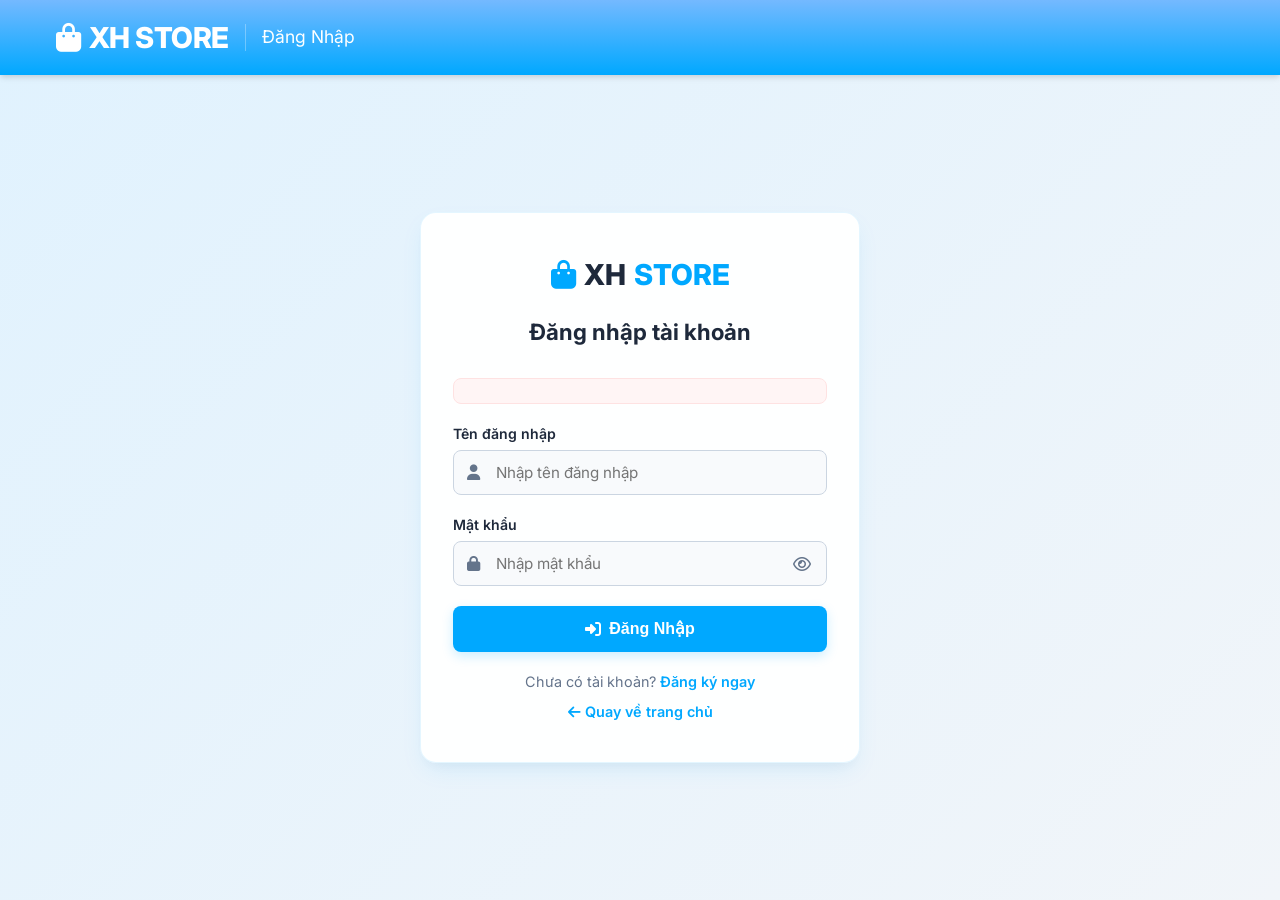
<file: src/main/resources/static/admin/index.html>
<!DOCTYPE html>
<html lang="vi">
<head>
    <meta charset="UTF-8">
    <meta name="viewport" content="width=device-width, initial-scale=1.0">
    <title>Quản Trị - XH STORE</title>
    <link href="https://fonts.googleapis.com/css2?family=Inter:wght@300;400;500;600;700;800&display=swap" rel="stylesheet">
    <link rel="stylesheet" href="https://cdnjs.cloudflare.com/ajax/libs/font-awesome/6.4.0/css/all.min.css">
    <style>
        * { margin:0; padding:0; box-sizing:border-box; }
        body { font-family:'Inter',sans-serif; background:#f0f2f5; min-height:100vh; }

        /*SIDEBAR*/
        .sidebar {
            position:fixed; left:0; top:0; bottom:0; width:230px;
            background:#1e293b; color:#cbd5e1;
            display:flex; flex-direction:column;
            z-index:100;
        }
        .sidebar-logo {
            padding:1.5rem 1.2rem; font-size:1.2rem; font-weight:800;
            color:#fff; border-bottom:1px solid #334155;
            display:flex; align-items:center; gap:8px;
        }
        .sidebar-logo i { color:#ee4d2d; }
        .sidebar-logo span { color:#ee4d2d; }
        .sidebar-menu { flex:1; padding:0.5rem 0; overflow-y:auto; }
        
        .nav-group-title {
            padding: 1.1rem 1.2rem 0.3rem;
            font-size: 0.72rem;
            font-weight: 700;
            text-transform: uppercase;
            color: #64748b;
            letter-spacing: 0.05em;
            display: flex;
            align-items: center;
            gap: 6px;
        }
        
        .menu-item {
            display:flex; align-items:center; gap:10px;
            padding:0.6rem 1.2rem; cursor:pointer;
            transition:all 0.2s ease-in-out; font-size:0.88rem;
            color:#94a3b8;
        }
        .menu-item:hover, .menu-item.active {
            background:#334155; color:#fff;
            transform: translateX(4px);
        }
        .menu-item.active { border-left:3px solid #ee4d2d; padding-left:calc(1.2rem - 3px); }
        .menu-item i { width:18px; text-align:center; }
        .sidebar-footer {
            padding:1rem 1.2rem; border-top:1px solid #334155;
        }
        .sidebar-footer a {
            color:#94a3b8; text-decoration:none; font-size:0.85rem;
            display:flex; align-items:center; gap:8px;
        }
        .sidebar-footer a:hover { color:#fff; }

        /* ---- MAIN ---- */
        .main { margin-left:230px; min-height:100vh; }
        .topbar {
            background:#fff; padding:0.9rem 1.5rem;
            border-bottom:1px solid #e2e8f0;
            display:flex; align-items:center; justify-content:space-between;
            position:sticky; top:0; z-index:50;
        }
        .topbar-title { font-size:1.1rem; font-weight:700; color:#1e293b; }
        .topbar-user { font-size:0.88rem; color:#64748b; display:flex; align-items:center; gap:8px; }
        .topbar-user i { color:#ee4d2d; }

        .content { padding:1.5rem; }

        /* TAB PANELS */
        .tab-panel { display:none; }
        .tab-panel.active { display:block; }

        /* STAT CARDS */
        .stat-grid { display:grid; grid-template-columns:repeat(4,1fr); gap:1rem; margin-bottom:1.5rem; }
        .stat-card {
            background:#fff; border-radius:8px; padding:1.2rem 1.4rem;
            box-shadow:0 1px 4px rgba(0,0,0,0.06);
            border-left:4px solid #ee4d2d;
        }
        .stat-card.blue  { border-color:#3b82f6; }
        .stat-card.green { border-color:#22c55e; }
        .stat-card.purple{ border-color:#a855f7; }
        .stat-card.orange{ border-color:#f97316; }
        .stat-label { font-size:0.8rem; color:#64748b; margin-bottom:6px; }
        .stat-value { font-size:1.6rem; font-weight:800; color:#1e293b; }
        .stat-icon { float:right; font-size:1.8rem; opacity:0.15; }

        /* TABLE */
        .card {
            background:#fff; border-radius:8px;
            box-shadow:0 1px 4px rgba(0,0,0,0.06);
            margin-bottom:1.5rem; overflow:hidden;
        }
        .card-header {
            padding:1rem 1.2rem; border-bottom:1px solid #e2e8f0;
            display:flex; align-items:center; justify-content:space-between;
            font-weight:700; color:#1e293b;
        }
        .card-body { padding:0; }
        table { width:100%; border-collapse:collapse; font-size:0.88rem; }
        th {
            background:#f8fafc; color:#64748b; font-weight:600;
            padding:0.7rem 1rem; text-align:left;
            border-bottom:1px solid #e2e8f0;
        }
        td { padding:0.75rem 1rem; border-bottom:1px solid #f1f5f9; color:#374151; vertical-align:middle; }
        tr:last-child td { border-bottom:none; }
        tr:hover td { background:#fafafa; }

        .badge {
            display:inline-block; padding:3px 10px; border-radius:20px;
            font-size:0.75rem; font-weight:600;
        }
        .badge-pending   { background:#fff3e0; color:#e65100; }
        .badge-process   { background:#e3f2fd; color:#1565c0; }
        .badge-shipping  { background:#e8eaf6; color:#283593; }
        .badge-delivered { background:#e8f5e9; color:#2e7d32; }
        .badge-cancelled { background:#fce4ec; color:#c62828; }
        .badge-refund    { background:#fff9c4; color:#f57f17; }
        .badge-refunded  { background:#e0f2f1; color:#00695c; }
        .badge-admin     { background:#fce7f3; color:#9d174d; }
        .badge-client    { background:#eff6ff; color:#1d4ed8; }
        /* Custom order badges */
        .badge-submitted  { background:#e0f2fe; color:#0369a1; }
        .badge-approved   { background:#dcfce7; color:#16a34a; }
        .badge-waiting-pay{ background:#fef9c3; color:#854d0e; }
        .badge-paid       { background:#dbeafe; color:#1e40af; }
        .badge-completed  { background:#d1fae5; color:#065f46; }
        .badge-rejected   { background:#fee2e2; color:#991b1b; }
        /* Chart bars */
        .chart-bar-wrap { display:flex; align-items:flex-end; gap:6px; height:120px; padding:0 4px; }
        .chart-bar-col  { flex:1; display:flex; flex-direction:column; align-items:center; gap:4px; }
        .chart-bar      { width:100%; background:linear-gradient(to top,#ee4d2d,#ff8c6e); border-radius:3px 3px 0 0; min-height:4px; transition:height .3s; }
        .chart-bar-lbl  { font-size:.7rem; color:#64748b; white-space:nowrap; }
        .chart-bar-val  { font-size:.68rem; color:#374151; font-weight:600; }
        /* Booth card */
        .booth-grid { display:grid; grid-template-columns:repeat(3,1fr); gap:1rem; }
        .booth-card { background:#fff; border-radius:8px; box-shadow:0 1px 4px rgba(0,0,0,.06); overflow:hidden; }
        .booth-card-img { width:100%; height:140px; object-fit:cover; background:#f1f5f9; }
        .booth-card-body { padding:1rem; }
        .booth-card-body h3 { font-size:.95rem; color:#1e293b; margin-bottom:.4rem; }
        .booth-card-body .badge-tag { display:inline-block; background:#fee2e2; color:#991b1b; font-size:.75rem; font-weight:700; padding:2px 8px; border-radius:20px; margin-bottom:.5rem; }
        .booth-edit-form { padding:1rem; border-top:1px solid #f1f5f9; background:#fafafa; }
        .booth-edit-form input { width:100%; padding:.45rem .65rem; border:1px solid #e2e8f0; border-radius:4px; font-size:.85rem; margin-bottom:.5rem; font-family:inherit; }
        /* Report */
        .report-filter { display:flex; gap:1rem; align-items:flex-end; flex-wrap:wrap; margin-bottom:1.2rem; }
        .report-filter .form-group { margin-bottom:0; flex:1; min-width:160px; }
        .report-stats { display:grid; grid-template-columns:repeat(4,1fr); gap:1rem; margin-bottom:1.2rem; }
        /* Filter bar */
        .filter-bar { display:flex; gap:.75rem; align-items:center; padding:.75rem 1rem; background:#f8fafc; border-bottom:1px solid #e2e8f0; flex-wrap:wrap; }
        .filter-bar input, .filter-bar select { padding:.45rem .7rem; border:1px solid #e2e8f0; border-radius:4px; font-size:.85rem; font-family:inherit; outline:none; }
        /* Custom order modal */
        .co-detail-grid { display:grid; grid-template-columns:1fr 1fr; gap:.5rem .8rem; font-size:.88rem; margin-bottom:1rem; }
        .co-detail-grid .lbl { color:#64748b; font-weight:600; }
        .co-detail-grid .val { color:#1e293b; }

        /* FORM*/
        .form-row { display:grid; grid-template-columns:1fr 1fr; gap:1rem; margin-bottom:1rem; }
        .form-group { margin-bottom:1rem; }
        .form-group label { display:block; font-size:0.85rem; color:#64748b; margin-bottom:5px; font-weight:600; }
        .form-group input, .form-group select, .form-group textarea {
            width:100%; padding:0.6rem 0.8rem;
            border:1px solid #e2e8f0; border-radius:4px;
            font-family:inherit; font-size:0.9rem; outline:none;
            transition:border-color 0.15s;
        }
        .form-group input:focus, .form-group select:focus, .form-group textarea:focus {
            border-color:#ee4d2d;
        }
        .form-group textarea { resize:vertical; min-height:70px; }

        .btn { padding:0.55rem 1.2rem; border-radius:4px; cursor:pointer; font-size:0.88rem; font-weight:600; border:none; }
        .btn-primary { background:#ee4d2d; color:#fff; }
        .btn-primary:hover { background:#d73211; }
        .btn-secondary { background:#f1f5f9; color:#374151; border:1px solid #e2e8f0; }
        .btn-secondary:hover { background:#e2e8f0; }
        .btn-danger { background:#fee2e2; color:#b91c1c; }
        .btn-danger:hover { background:#fecaca; }
        .btn-sm { padding:0.3rem 0.75rem; font-size:0.8rem; }

        select.status-select {
            padding:0.3rem 0.5rem; border:1px solid #e2e8f0;
            border-radius:4px; font-size:0.82rem; cursor:pointer;
            background:#fff;
        }

        /*  MODAL */
        .modal-overlay {
            position:fixed; inset:0; background:rgba(0,0,0,0.45);
            z-index:200; display:none; align-items:center; justify-content:center;
        }
        .modal-overlay.open { display:flex; }
        .modal-box {
            background:#fff; border-radius:8px; padding:1.8rem;
            width:90%; max-width:480px;
        }
        .modal-box h3 { margin-bottom:1.2rem; font-size:1.05rem; color:#1e293b; }
        .modal-footer { display:flex; gap:0.6rem; justify-content:flex-end; margin-top:1rem; }

        /* Toast */
        .toast-admin {
            position:fixed; bottom:24px; right:24px; z-index:999;
            background:#1e293b; color:#fff; padding:12px 20px; border-radius:6px;
            font-size:0.88rem; display:none; max-width:320px;
        }

        .empty-row td { text-align:center; color:#94a3b8; padding:2rem; }
    </style>
</head>
<body>

<!-- SIDEBAR -->
<aside class="sidebar">
    <div class="sidebar-logo">
        <i class="fa-solid fa-bag-shopping"></i> XH<span>STORE</span>
    </div>
    <nav class="sidebar-menu">
        <div class="nav-group-title"><i class="fa-solid fa-gears"></i> Hệ Thống & Báo Cáo</div>
        <div class="menu-item active" onclick="switchTab('dashboard',this)"><i class="fa-solid fa-chart-pie"></i> Dashboard</div>
        <div class="menu-item" onclick="switchTab('reports',this)"><i class="fa-solid fa-chart-bar"></i> Báo Cáo Doanh Thu</div>
        <div class="menu-item" onclick="switchTab('vouchers',this)"><i class="fa-solid fa-ticket"></i> Khuyến Mãi / Voucher</div>

        <div class="nav-group-title"><i class="fa-solid fa-box-open"></i> Đơn Hàng & Đặt Hàng</div>
        <div class="menu-item" onclick="switchTab('orders',this)"><i class="fa-solid fa-box"></i> Đơn Hàng Thường</div>
        <div class="menu-item" onclick="switchTab('custom-orders',this)"><i class="fa-solid fa-wand-magic-sparkles"></i> Đặt Hàng Theo Mẫu</div>
        <div class="menu-item" onclick="switchTab('refunds',this)"><i class="fa-solid fa-rotate-left"></i> Yêu Cầu Hoàn Trả</div>

        <div class="nav-group-title"><i class="fa-solid fa-tags"></i> Sản Phẩm & Trưng Bày</div>
        <div class="menu-item" onclick="switchTab('products',this)"><i class="fa-solid fa-tag"></i> Danh Sách Sản Phẩm</div>
        <div class="menu-item" onclick="switchTab('booths',this)"><i class="fa-solid fa-store"></i> Thiết Lập Gian Hàng</div>

        <div class="nav-group-title"><i class="fa-solid fa-users-gear"></i> Tài Khoản & Phản Hồi</div>
        <div class="menu-item" onclick="switchTab('users',this)"><i class="fa-solid fa-users"></i> Quản Lý Người Dùng</div>
        <div class="menu-item" onclick="switchTab('reviews',this)"><i class="fa-solid fa-star"></i> Đánh Giá Sản Phẩm</div>
        <div class="menu-item" onclick="switchTab('chat',this)"><i class="fa-solid fa-comments"></i> Chat Hỗ Trợ</div>
    </nav>
    <div class="sidebar-footer">
        <a href="../index.html"><i class="fa-solid fa-arrow-left"></i> Về trang chủ</a>
    </div>
</aside>

<!-- MAIN -->
<div class="main">
    <div class="topbar">
        <div class="topbar-title" id="topbar-title">Dashboard</div>
        <div class="topbar-user">
            <i class="fa-solid fa-circle-user"></i>
            <span id="admin-username">Admin</span>
        </div>
    </div>

    <div class="content">

        <!-- DASHBOARD -->
        <div class="tab-panel active" id="tab-dashboard">
            <div class="stat-grid">
                <div class="stat-card blue">
                    <div class="stat-icon"><i class="fa-solid fa-box"></i></div>
                    <div class="stat-label">Tổng đơn hàng</div>
                    <div class="stat-value" id="s-orders">—</div>
                </div>
                <div class="stat-card green">
                    <div class="stat-icon"><i class="fa-solid fa-coins"></i></div>
                    <div class="stat-label">Doanh thu</div>
                    <div class="stat-value" id="s-revenue">—</div>
                </div>
                <div class="stat-card purple">
                    <div class="stat-icon"><i class="fa-solid fa-users"></i></div>
                    <div class="stat-label">Khách hàng</div>
                    <div class="stat-value" id="s-users">—</div>
                </div>
                <div class="stat-card orange">
                    <div class="stat-icon"><i class="fa-solid fa-rotate-left"></i></div>
                    <div class="stat-label">Chờ hoàn hàng</div>
                    <div class="stat-value" id="s-refunds">—</div>
                </div>
            </div>

            <!-- Biểu đồ doanh thu 7 ngày + Top sản phẩm -->
            <div style="display:grid;grid-template-columns:1fr 1fr;gap:1rem;margin-bottom:1.5rem;">
                <div class="card">
                    <div class="card-header"><span><i class="fa-solid fa-chart-column" style="color:#ee4d2d;margin-right:6px;"></i>Doanh thu 7 ngày gần nhất</span></div>
                    <div class="card-body" style="padding:1.2rem;">
                        <div class="chart-bar-wrap" id="revenue-chart">
                            <div style="color:#94a3b8;font-size:.85rem;width:100%;text-align:center;align-self:center;">Đang tải...</div>
                        </div>
                    </div>
                </div>
                <div class="card">
                    <div class="card-header"><span><i class="fa-solid fa-fire" style="color:#ee4d2d;margin-right:6px;"></i>Top 5 sản phẩm bán chạy</span></div>
                    <div class="card-body" style="padding:0;">
                        <table><thead><tr><th>#</th><th>Tên sản phẩm</th><th>Đã bán</th></tr></thead>
                        <tbody id="top-products-body"><tr class="empty-row"><td colspan="3">Đang tải...</td></tr></tbody>
                        </table>
                    </div>
                </div>
            </div>

            <div class="card">
                <div class="card-header"><span><i class="fa-solid fa-clock" style="color:#ee4d2d;margin-right:6px;"></i>Đơn hàng gần đây</span></div>
                <div class="card-body">
                    <table>
                        <thead><tr><th>Mã đơn</th><th>Khách hàng</th><th>Tổng tiền</th><th>Trạng thái</th><th>Ngày tạo</th></tr></thead>
                        <tbody id="recent-orders-body"><tr class="empty-row"><td colspan="5">Đang tải...</td></tr></tbody>
                    </table>
                </div>
            </div>
        </div>

        <!-- ORDERS -->
        <div class="tab-panel" id="tab-orders">
            <div class="card">
                <div class="card-header"><span><i class="fa-solid fa-box" style="color:#ee4d2d;margin-right:6px;"></i>Quản lý đơn hàng</span></div>
                <div class="filter-bar">
                    <input type="text" id="order-search" placeholder="🔍 Tìm mã đơn / tên khách..." oninput="filterOrders()" style="min-width:220px;">
                    <select id="order-status-filter" onchange="filterOrders()">
                        <option value="">Tất cả trạng thái</option>
                        <option value="PENDING">Chờ xác nhận</option>
                        <option value="PROCESSING">Đang xử lý</option>
                        <option value="SHIPPING">Đang giao</option>
                        <option value="DELIVERED">Đã giao</option>
                        <option value="CANCELLED">Đã hủy</option>
                        <option value="REFUND_REQUESTED">Chờ hoàn</option>
                        <option value="REFUNDED">Đã hoàn</option>
                    </select>
                </div>
                <div class="card-body">
                    <table>
                        <thead><tr><th>Mã đơn</th><th>Khách</th><th>Tổng tiền</th><th>Trạng thái</th><th>Ngày tạo</th><th>Cập nhật</th></tr></thead>
                        <tbody id="orders-body"><tr class="empty-row"><td colspan="6">Đang tải...</td></tr></tbody>
                    </table>
                </div>
            </div>
        </div>

        <!-- PRODUCTS -->
        <div class="tab-panel" id="tab-products">
            <div class="card">
                <div class="card-header">
                    <span><i class="fa-solid fa-tag" style="color:#ee4d2d;margin-right:6px;"></i>Quản lý sản phẩm</span>
                    <button class="btn btn-primary btn-sm" onclick="openProductModal()"><i class="fa-solid fa-plus"></i> Thêm sản phẩm</button>
                </div>
                <div class="filter-bar">
                    <input type="text" id="product-search" placeholder="🔍 Tìm tên sản phẩm..." oninput="filterProducts()" style="min-width:200px;">
                    <select id="product-cat-filter" onchange="filterProducts()">
                        <option value="">Tất cả danh mục</option>
                    </select>
                    <select id="product-status-filter" onchange="filterProducts()">
                        <option value="">Tất cả trạng thái</option>
                        <option value="active">Đang bán</option>
                        <option value="hidden">Đã ẩn</option>
                    </select>
                </div>
                <div class="card-body">
                    <table>
                        <thead><tr><th>Tên sản phẩm</th><th>Danh mục</th><th>Giá</th><th>Kho</th><th>Đã bán</th><th>Trạng thái</th><th>Thao tác</th></tr></thead>
                        <tbody id="products-body"><tr class="empty-row"><td colspan="7">Đang tải...</td></tr></tbody>
                    </table>
                </div>
            </div>
        </div>

        <!-- VOUCHERS -->
        <div class="tab-panel" id="tab-vouchers">
            <div class="card">
                <div class="card-header">
                    <span><i class="fa-solid fa-ticket" style="color:#ee4d2d;margin-right:6px;"></i>Quản lý voucher</span>
                    <button class="btn btn-primary btn-sm" onclick="openVoucherModal()"><i class="fa-solid fa-plus"></i> Thêm voucher</button>
                </div>
                <div class="card-body">
                    <table>
                        <thead><tr><th>Mã</th><th>Loại</th><th>Giảm</th><th>Đơn tối thiểu</th><th>Đã dùng</th><th>Hạn dùng</th><th>Thao tác</th></tr></thead>
                        <tbody id="vouchers-body"><tr class="empty-row"><td colspan="7">Đang tải...</td></tr></tbody>
                    </table>
                </div>
            </div>
        </div>

        <!-- REFUNDS -->
        <div class="tab-panel" id="tab-refunds">
            <div class="card">
                <div class="card-header"><span><i class="fa-solid fa-rotate-left" style="color:#ee4d2d;margin-right:6px;"></i>Yêu cầu hoàn hàng</span></div>
                <div class="card-body">
                    <table>
                        <thead><tr><th>Mã đơn</th><th>Lý do</th><th>Mô tả</th><th>Trạng thái</th><th>Ngày yêu cầu</th><th>Xử lý</th></tr></thead>
                        <tbody id="refunds-body"><tr class="empty-row"><td colspan="6">Đang tải...</td></tr></tbody>
                    </table>
                </div>
            </div>
        </div>

        <!-- USERS -->
        <div class="tab-panel" id="tab-users">
            <div class="card">
                <div class="card-header"><span><i class="fa-solid fa-users" style="color:#ee4d2d;margin-right:6px;"></i>Danh sách người dùng</span></div>
                <div class="card-body">
                    <table>
                        <thead><tr><th>Username</th><th>Email</th><th>Điện thoại</th><th>Role</th><th>Ngày tạo</th><th>Đổi quyền</th></tr></thead>
                        <tbody id="users-body"><tr class="empty-row"><td colspan="6">Đang tải...</td></tr></tbody>
                    </table>
                </div>
            </div>
        </div>

        <!-- CUSTOM ORDERS -->
        <div class="tab-panel" id="tab-custom-orders">
            <div class="card">
                <div class="card-header">
                    <span><i class="fa-solid fa-wand-magic-sparkles" style="color:#ee4d2d;margin-right:6px;"></i>Đặt Hàng Theo Yêu Cầu</span>
                    <select id="co-status-filter" onchange="filterCustomOrders()" style="font-size:.85rem;padding:.35rem .6rem;border:1px solid #e2e8f0;border-radius:4px;">
                        <option value="">Tất cả trạng thái</option>
                        <option value="SUBMITTED">Chờ xử lý</option>
                        <option value="APPROVED">Đã báo giá</option>
                        <option value="WAITING_CONFIRM_PAYMENT">Chờ thanh toán</option>
                        <option value="PAID">Đã thanh toán</option>
                        <option value="PROCESSING">Đang thực hiện</option>
                        <option value="SHIPPED">Đang giao</option>
                        <option value="COMPLETED">Hoàn thành</option>
                        <option value="REJECTED">Đã từ chối</option>
                    </select>
                </div>
                <div class="card-body">
                    <table>
                        <thead><tr><th>#</th><th>Khách hàng</th><th>Sản phẩm yêu cầu</th><th>Giá báo</th><th>Trạng thái</th><th>Ngày tạo</th><th>Thao tác</th></tr></thead>
                        <tbody id="custom-orders-body"><tr class="empty-row"><td colspan="7">Đang tải...</td></tr></tbody>
                    </table>
                </div>
            </div>
        </div>

        <!-- BOOTHS -->
        <div class="tab-panel" id="tab-booths">
            <div class="card">
                <div class="card-header"><span><i class="fa-solid fa-store" style="color:#ee4d2d;margin-right:6px;"></i>Quản lý Gian Hàng Chủ Đề</span></div>
                <div class="card-body" style="padding:1.2rem;">
                    <div class="booth-grid" id="booths-grid">
                        <div style="color:#94a3b8;padding:2rem;">Đang tải...</div>
                    </div>
                </div>
            </div>
        </div>

        <!-- REPORTS -->
        <div class="tab-panel" id="tab-reports">
            <div class="card" style="margin-bottom:1.5rem;">
                <div class="card-header"><span><i class="fa-solid fa-chart-bar" style="color:#ee4d2d;margin-right:6px;"></i>Báo Cáo & Thống Kê</span></div>
                <div class="card-body" style="padding:1.2rem;">
                    <div class="report-filter">
                        <div class="form-group">
                            <label>Từ ngày</label>
                            <input type="date" id="report-from">
                        </div>
                        <div class="form-group">
                            <label>Đến ngày</label>
                            <input type="date" id="report-to">
                        </div>
                        <button class="btn btn-primary" onclick="loadReport()" style="align-self:flex-end;">
                            <i class="fa-solid fa-filter"></i> Lọc
                        </button>
                        <button class="btn btn-secondary" onclick="exportCSV()" style="align-self:flex-end;">
                            <i class="fa-solid fa-file-csv"></i> Xuất CSV
                        </button>
                    </div>
                    <div class="report-stats" id="report-stats">
                        <div class="stat-card blue"><div class="stat-label">Tổng đơn</div><div class="stat-value" id="rp-orders">—</div></div>
                        <div class="stat-card green"><div class="stat-label">Doanh thu</div><div class="stat-value" id="rp-revenue">—</div></div>
                        <div class="stat-card orange"><div class="stat-label">Đã hoàn tiền</div><div class="stat-value" id="rp-refunded">—</div></div>
                        <div class="stat-card purple"><div class="stat-label">Tỉ lệ hoàn</div><div class="stat-value" id="rp-rate">—</div></div>
                    </div>
                </div>
            </div>
            <!-- Biểu đồ doanh thu theo ngày -->
            <div class="card" style="margin-bottom:1.5rem;">
                <div class="card-header"><span><i class="fa-solid fa-chart-column" style="color:#ee4d2d;margin-right:6px;"></i>Biểu đồ doanh thu theo ngày</span></div>
                <div class="card-body" style="padding:1.2rem;">
                    <div class="chart-bar-wrap" id="report-revenue-chart" style="min-height:120px;">
                        <div style="color:#94a3b8;font-size:.85rem;width:100%;text-align:center;align-self:center;">Chưa lọc dữ liệu</div>
                    </div>
                </div>
            </div>
            <div class="card">
                <div class="card-header"><span><i class="fa-solid fa-trophy" style="color:#ee4d2d;margin-right:6px;"></i>Top sản phẩm trong khoảng</span></div>
                <div class="card-body">
                    <table>
                        <thead><tr><th>#</th><th>Sản phẩm</th><th>Số lượng bán</th><th>Doanh thu</th></tr></thead>
                        <tbody id="report-top-body"><tr class="empty-row"><td colspan="4">Chưa lọc</td></tr></tbody>
                    </table>
                </div>
            </div>
            <!-- Bảng chi tiết đơn hàng trong khoảng -->
            <div class="card">
                <div class="card-header"><span><i class="fa-solid fa-list" style="color:#ee4d2d;margin-right:6px;"></i>Chi tiết đơn hàng trong khoảng</span></div>
                <div class="card-body">
                    <table>
                        <thead><tr><th>Mã đơn</th><th>Khách</th><th>Số tiền</th><th>Trạng thái</th><th>Ngày</th></tr></thead>
                        <tbody id="report-orders-body"><tr class="empty-row"><td colspan="5">Chưa lọc</td></tr></tbody>
                    </table>
                </div>
            </div>
        </div>

        <!-- REVIEWS -->
        <div class="tab-panel" id="tab-reviews">
            <div class="card">
                <div class="card-header"><span><i class="fa-solid fa-star" style="color:#ee4d2d;margin-right:6px;"></i>Quản lý đánh giá sản phẩm</span></div>
                <div class="card-body">
                    <table>
                        <thead><tr><th>Sản phẩm</th><th>Khách hàng</th><th>Sao</th><th>Bình luận</th><th>Ngày</th><th>Xóa</th></tr></thead>
                        <tbody id="reviews-body"><tr class="empty-row"><td colspan="6">Đang tải...</td></tr></tbody>
                    </table>
                </div>
            </div>
        </div>

        <!-- CHAT HỖ TRỢ -->
        <div class="tab-panel" id="tab-chat">
            <div style="display:grid; grid-template-columns: 280px 1fr; gap:1.5rem; height: calc(100vh - 160px);">
                <!-- Cột trái: Danh sách phòng -->
                <div class="card" style="display:flex; flex-direction:column; margin-bottom:0; height:100%;">
                    <div class="card-header"><span><i class="fa-solid fa-list-ul"></i> Phòng Chat</span></div>
                    <div style="flex:1; overflow-y:auto;" id="chat-rooms-list">
                        <div style="color:#94a3b8; padding:1.5rem; text-align:center; font-size:0.85rem;">Đang tải...</div>
                    </div>
                </div>
                <!-- Cột phải: Khung Chat -->
                <div class="card" style="display:flex; flex-direction:column; margin-bottom:0; height:100%;">
                    <div class="card-header" style="justify-content:flex-start; gap:10px;">
                        <i class="fa-solid fa-comments" style="color:#ee4d2d;"></i>
                        <span id="chat-active-title">Chọn một phòng chat để trả lời</span>
                    </div>
                    <div style="flex:1; overflow-y:auto; background:#f8fafc; padding:1rem; display:flex; flex-direction:column; gap:0.75rem;" id="admin-chat-msg-container">
                        <div style="color:#94a3b8; font-size:0.88rem; text-align:center; margin-top:5rem;">Chưa chọn phòng chat</div>
                    </div>
                    <div style="padding:0.75rem 1rem; border-top:1px solid #e2e8f0; display:flex; gap:0.5rem; background:#fff; align-items:center;">
                        <input type="text" id="admin-chat-input" placeholder="Nhập câu trả lời..." disabled style="flex:1; border:1px solid #cbd5e1; border-radius:20px; padding:0.5rem 1rem; font-size:0.88rem; outline:none;">
                        <button class="btn btn-primary" id="admin-chat-send-btn" disabled style="border-radius:50%; width:36px; height:36px; padding:0; display:flex; align-items:center; justify-content:center;"><i class="fa-solid fa-paper-plane"></i></button>
                    </div>
                </div>
            </div>
        </div>

    </div><!-- /content -->
</div><!-- /main -->

<!-- Modal sản phẩm -->
<div class="modal-overlay" id="product-modal">
    <div class="modal-box">
        <h3 id="product-modal-title"><i class="fa-solid fa-tag" style="color:#ee4d2d;margin-right:6px;"></i>Thêm sản phẩm</h3>
        <input type="hidden" id="edit-product-id">
        <div class="form-row">
            <div class="form-group" style="grid-column:span 2;">
                <label>Tên sản phẩm *</label>
                <input type="text" id="p-name" placeholder="Tên sản phẩm">
            </div>
        </div>
        <div class="form-row">
            <div class="form-group">
                <label>Giá bán (₫) *</label>
                <input type="number" id="p-price" placeholder="VD: 150000" min="1">
            </div>
            <div class="form-group">
                <label>Giá gốc (₫)</label>
                <input type="number" id="p-original-price" placeholder="VD: 200000" min="0">
            </div>
        </div>
        <div class="form-row">
            <div class="form-group">
                <label>Tồn kho *</label>
                <input type="number" id="p-stock" placeholder="VD: 100" min="0">
            </div>
            <div class="form-group">
                <label>Danh mục</label>
                <select id="p-category"></select>
            </div>
        </div>
        <div class="form-group">
            <label>URL hình ảnh</label>
            <input type="text" id="p-image" placeholder="images/ten-anh.png hoặc URL đầy đủ">
        </div>
        <!-- Section Biến thể (Variants) -->
        <div style="border-top:1px solid #e2e8f0;margin-top:1rem;padding-top:1rem;margin-bottom:1rem;">
            <div style="display:flex;justify-content:space-between;align-items:center;margin-bottom:0.5rem;">
                <label style="font-weight:600;font-size:0.85rem;color:#64748b;">Phân loại sản phẩm (Biến thể)</label>
                <button type="button" class="btn btn-secondary btn-sm" onclick="addVariantRow()" style="padding: 2px 8px; font-size: 0.75rem;"><i class="fa-solid fa-plus"></i> Thêm phân loại</button>
            </div>
            <div id="variants-container" style="display:flex;flex-direction:column;gap:0.5rem;max-height:160px;overflow-y:auto;padding-right:4px;margin-bottom:0.5rem;">
                <!-- Các dòng biến thể -->
            </div>
        </div>
        <div class="form-group">
            <label>Mô tả</label>
            <textarea id="p-desc" placeholder="Mô tả sản phẩm..."></textarea>
        </div>
        <div class="modal-footer">
            <button class="btn btn-secondary" onclick="closeModal('product-modal')">Hủy</button>
            <button class="btn btn-primary" onclick="saveProduct()">Lưu</button>
        </div>
    </div>
</div>

<!-- Modal voucher -->
<div class="modal-overlay" id="voucher-modal">
    <div class="modal-box">
        <h3><i class="fa-solid fa-ticket" style="color:#ee4d2d;margin-right:6px;"></i>Thêm Voucher</h3>
        <div class="form-row">
            <div class="form-group">
                <label>Mã voucher *</label>
                <input type="text" id="v-code" placeholder="VD: SUMMER30" style="text-transform:uppercase;">
            </div>
            <div class="form-group">
                <label>Loại giảm *</label>
                <select id="v-type">
                    <option value="PERCENT">Phần trăm (%)</option>
                    <option value="FIXED">Số tiền cố định (₫)</option>
                </select>
            </div>
        </div>
        <div class="form-row">
            <div class="form-group">
                <label>Giá trị giảm *</label>
                <input type="number" id="v-value" placeholder="VD: 10 (%) hoặc 50000 (₫)" min="1">
            </div>
            <div class="form-group">
                <label>Đơn tối thiểu (₫)</label>
                <input type="number" id="v-min" placeholder="VD: 200000" min="0">
            </div>
        </div>
        <div class="form-row">
            <div class="form-group">
                <label>Số lượt tối đa</label>
                <input type="number" id="v-max-uses" placeholder="Để trống = không giới hạn" min="1">
            </div>
            <div class="form-group">
                <label>Ngày hết hạn</label>
                <input type="date" id="v-expiry">
            </div>
        </div>
        <div class="modal-footer">
            <button class="btn btn-secondary" onclick="closeModal('voucher-modal')">Hủy</button>
            <button class="btn btn-primary" onclick="saveVoucher()">Tạo Voucher</button>
        </div>
    </div>
</div>

<div class="toast-admin" id="toast-admin"></div>

<!-- Modal chi tiết Custom Order -->
<div class="modal-overlay" id="co-modal">
    <div class="modal-box" style="max-width:560px;max-height:85vh;overflow-y:auto;">
        <h3><i class="fa-solid fa-wand-magic-sparkles" style="color:#ee4d2d;margin-right:6px;"></i>Chi tiết yêu cầu #<span id="co-modal-id"></span></h3>
        <div class="co-detail-grid" id="co-modal-details"></div>
        <div id="co-modal-img-wrap" style="margin-bottom:1rem;display:none;">
            <div style="font-size:.8rem;color:#64748b;margin-bottom:.3rem;">Ảnh tham khảo:</div>
            <img id="co-modal-img" style="max-height:160px;border-radius:4px;border:1px solid #e2e8f0;object-fit:contain;">
        </div>
        <!-- Form báo giá -->
        <div id="co-quote-form" style="display:none;background:#f8fafc;border:1px solid #e2e8f0;border-radius:6px;padding:1rem;margin-bottom:1rem;">
            <div style="font-weight:600;font-size:.9rem;margin-bottom:.75rem;color:#1e293b;">Duyệt & Báo Giá</div>
            <div class="form-group">
                <label>Giá báo cho khách (₫) *</label>
                <input type="number" id="co-price" placeholder="VD: 350000" min="1000">
            </div>
            <div class="form-group">
                <label>Ghi chú cho khách</label>
                <textarea id="co-note" rows="2" placeholder="Thời gian thực hiện, chất liệu, lưu ý..."></textarea>
            </div>
            <div style="display:flex;gap:.5rem;">
                <button class="btn btn-primary" onclick="adminApproveCustomOrder()"><i class="fa-solid fa-check"></i> Duyệt & Báo Giá</button>
                <button class="btn btn-danger" onclick="adminRejectCustomOrder()"><i class="fa-solid fa-xmark"></i> Từ Chối</button>
            </div>
        </div>
        <!-- Confirm payment -->
        <div id="co-confirm-pay-section" style="display:none;background:#f0fdf4;border:1px solid #bbf7d0;border-radius:6px;padding:1rem;margin-bottom:1rem;">
            <div style="font-weight:600;color:#16a34a;margin-bottom:.5rem;">Khách đã xác nhận chuyển khoản</div>
            <button class="btn btn-primary" onclick="adminConfirmPayment()" style="background:#16a34a;">
                <i class="fa-solid fa-check-double"></i> Xác Nhận Đã Nhận Tiền
            </button>
        </div>
        <!-- Status update (PAID+) -->
        <div id="co-status-section" style="display:none;background:#f8fafc;border:1px solid #e2e8f0;border-radius:6px;padding:1rem;margin-bottom:1rem;">
            <div style="font-weight:600;font-size:.9rem;margin-bottom:.5rem;color:#1e293b;">Cập nhật trạng thái</div>
            <div style="display:flex;gap:.5rem;align-items:center;">
                <select id="co-next-status" style="flex:1;padding:.45rem .6rem;border:1px solid #e2e8f0;border-radius:4px;font-size:.85rem;"></select>
                <button class="btn btn-primary btn-sm" onclick="updateCustomOrderStatus()">Cập nhật</button>
            </div>
        </div>
        <div class="modal-footer">
            <button class="btn btn-secondary" onclick="closeModal('co-modal')">Đóng</button>
        </div>
    </div>
</div>

<script>
const API = '/api';
let CATEGORIES = [];

// KIỂM TRA QUYỀN ADMIN 
(function checkAdmin() {
    const raw = localStorage.getItem('currentUser');
    if (!raw) { window.location.href = '../login.html?redirect=admin/index.html'; return; }
    try {
        const u = JSON.parse(raw);
        if (u.role !== 'ADMIN') { alert('Bạn không có quyền truy cập trang quản trị!'); window.location.href = '../index.html'; }
        document.getElementById('admin-username').textContent = u.username;
    } catch { window.location.href = '../login.html'; }
})();

// TOAST 
function toast(msg, duration = 2500) {
    const el = document.getElementById('toast-admin');
    el.textContent = msg;
    el.style.display = 'block';
    clearTimeout(el._t);
    el._t = setTimeout(() => el.style.display = 'none', duration);
}

// TAB SWITCH 
const TAB_TITLES = {
    dashboard:'Dashboard', orders:'Quản lý đơn hàng', products:'Quản lý sản phẩm',
    vouchers:'Voucher', refunds:'Hoàn hàng', users:'Người dùng',
    'custom-orders':'Đặt Hàng Mẫu', booths:'Gian Hàng Chủ Đề', reports:'Báo Cáo & Thống Kê',
    reviews:'Đánh Giá Sản Phẩm', chat:'Chat Hỗ Trợ'
};
function switchTab(name, el) {
    document.querySelectorAll('.tab-panel').forEach(p => p.classList.remove('active'));
    document.querySelectorAll('.menu-item').forEach(m => m.classList.remove('active'));
    document.getElementById('tab-' + name).classList.add('active');
    el.classList.add('active');
    document.getElementById('topbar-title').textContent = TAB_TITLES[name] || name;
    loadTab(name);
}

function loadTab(name) {
    if (name === 'dashboard')      loadDashboard();
    else if (name === 'orders')    loadOrders();
    else if (name === 'products')  loadProducts();
    else if (name === 'vouchers')  loadVouchers();
    else if (name === 'refunds')   loadRefunds();
    else if (name === 'users')     loadUsers();
    else if (name === 'custom-orders') loadCustomOrders();
    else if (name === 'booths')    loadBooths();
    else if (name === 'reports')   initReportDates();
    else if (name === 'reviews')   loadReviews();
    else if (name === 'chat')      loadAdminChat();
}

//  HELPERS 
function fmtVnd(n) { return '₫' + Number(n).toLocaleString('vi-VN'); }
function fmtDate(dt) {
    if (!dt) return '—';
    const d = new Date(dt instanceof Array ? new Date(...dt) : dt);
    return d.toLocaleDateString('vi-VN', { day:'2-digit', month:'2-digit', year:'numeric' });
}

const STATUS_BADGE = {
    PENDING:          '<span class="badge badge-pending">Chờ xác nhận</span>',
    PROCESSING:       '<span class="badge badge-process">Đang xử lý</span>',
    SHIPPING:         '<span class="badge badge-shipping">Đang giao</span>',
    DELIVERED:        '<span class="badge badge-delivered">Đã giao</span>',
    CANCELLED:        '<span class="badge badge-cancelled">Đã hủy</span>',
    REFUND_REQUESTED: '<span class="badge badge-refund">Chờ hoàn</span>',
    REFUNDED:         '<span class="badge badge-refunded">Đã hoàn</span>',
    REFUND_REJECTED:  '<span class="badge badge-cancelled">Từ chối hoàn</span>',
};
const NEXT_STATUS = {
    PENDING:          ['PROCESSING','CANCELLED'],
    PROCESSING:       ['SHIPPING','CANCELLED'],
    SHIPPING:         ['DELIVERED'],
    DELIVERED:        [],
    REFUND_REQUESTED: [],
    CANCELLED:        [],
    REFUNDED:         [],
    REFUND_REJECTED:  [],
};

//  MODAL 
function closeModal(id) { document.getElementById(id).classList.remove('open'); }
function openModal(id)  { document.getElementById(id).classList.add('open'); }

//  DASHBOARD 
async function loadDashboard() {
    const res = await fetch(API + '/admin/stats');
    if (!res.ok) return;
    const d = await res.json();
    document.getElementById('s-orders').textContent  = d.totalOrders  || 0;
    document.getElementById('s-revenue').textContent = fmtVnd(d.revenue || 0);
    document.getElementById('s-users').textContent   = d.totalUsers   || 0;
    document.getElementById('s-refunds').textContent = d.pendingRefunds || 0;

    const rows = (d.recentOrders || []).map(o => `
        <tr>
            <td><b>${o.orderCode}</b></td>
            <td>${o.user?.username || '—'}</td>
            <td>${fmtVnd(o.finalAmount)}</td>
            <td>${STATUS_BADGE[o.status] || o.status}</td>
            <td>${fmtDate(o.createdAt)}</td>
        </tr>`).join('') || '<tr class="empty-row"><td colspan="5">Chưa có đơn hàng</td></tr>';
    document.getElementById('recent-orders-body').innerHTML = rows;

    renderRevenueChart();
    renderTopProducts();
}

function renderRevenueChart() {
    const wrap = document.getElementById('revenue-chart');
    const days = [];
    for (let i = 6; i >= 0; i--) {
        const d = new Date(); d.setDate(d.getDate() - i);
        days.push({ label: d.getDate()+'/'+(d.getMonth()+1), date: d.toDateString(), revenue: 0 });
    }
    fetch(API + '/admin/orders').then(r => r.json()).then(allOrders => {
        allOrders.forEach(o => {
        if (!['DELIVERED'].includes(o.status)) return;
            const oDate = new Date(o.createdAt instanceof Array ? new Date(...o.createdAt) : o.createdAt);
            const day = days.find(d => d.date === oDate.toDateString());
            if (day) day.revenue += Number(o.finalAmount || 0);
        });
        const max = Math.max(...days.map(d => d.revenue), 1);
        wrap.innerHTML = days.map(d => `
            <div class="chart-bar-col">
                <div class="chart-bar-val">${d.revenue>=1e6?(d.revenue/1e6).toFixed(1)+'M':d.revenue>=1e3?(d.revenue/1e3).toFixed(0)+'K':d.revenue>0?d.revenue:''}</div>
                <div class="chart-bar" style="height:${Math.max(4, Math.round(d.revenue/max*100))}px;" title="${fmtVnd(d.revenue)}"></div>
                <div class="chart-bar-lbl">${d.label}</div>
            </div>`).join('');
    }).catch(() => wrap.innerHTML = '<div style="color:#94a3b8;font-size:.85rem;width:100%;text-align:center;align-self:center;">Không tải được biểu đồ</div>');
}

async function renderTopProducts() {
    const res = await fetch(API + '/admin/products');
    if (!res.ok) return;
    const prods = await res.json();
    const top5 = [...prods].sort((a,b)=>(b.soldCount||0)-(a.soldCount||0)).slice(0,5);
    document.getElementById('top-products-body').innerHTML = top5.length
        ? top5.map((p,i) => `<tr>
            <td><b>${i+1}</b></td>
            <td><div style="display:flex;align-items:center;gap:6px;">
                <img src="../${p.imageUrl||''}" style="width:28px;height:28px;object-fit:cover;border-radius:3px;border:1px solid #eee;" onerror="this.style.display='none'">
                ${p.name}</div></td>
            <td>${p.soldCount||0}</td></tr>`).join('')
        : '<tr class="empty-row"><td colspan="3">Chưa có dữ liệu</td></tr>';
}

// ORDERS 
let ALL_ORDERS = [];
async function loadOrders() {
    const res = await fetch(API + '/admin/orders');
    if (!res.ok) return;
    ALL_ORDERS = await res.json();
    renderOrdersTable(ALL_ORDERS);
}

function filterOrders() {
    const q = (document.getElementById('order-search').value || '').toLowerCase();
    const st = document.getElementById('order-status-filter').value;
    const filtered = ALL_ORDERS.filter(o =>
        (!q || o.orderCode?.toLowerCase().includes(q) || o.user?.username?.toLowerCase().includes(q)) &&
        (!st || o.status === st)
    );
    renderOrdersTable(filtered);
}

function renderOrdersTable(orders) {
    const tbody = document.getElementById('orders-body');
    if (!orders.length) { tbody.innerHTML = '<tr class="empty-row"><td colspan="6">Không tìm thấy đơn hàng</td></tr>'; return; }
    tbody.innerHTML = orders.map(o => {
        const nexts = NEXT_STATUS[o.status] || [];
        const opts = nexts.map(s => `<option value="${s}">${s}</option>`).join('');
        const sel = nexts.length
            ? `<select class="status-select" onchange="updateOrderStatus(${o.id}, this.value, this)">
                <option value="">-- Chuyển sang --</option>${opts}
               </select>`
            : '<span style="color:#94a3b8;font-size:0.8rem;">Cuối luồng</span>';
        return `<tr>
            <td><b>${o.orderCode}</b></td>
            <td>${o.user?.username || '—'}</td>
            <td>${fmtVnd(o.finalAmount)}</td>
            <td>${STATUS_BADGE[o.status] || o.status}</td>
            <td>${fmtDate(o.createdAt)}</td>
            <td>${sel}</td>
        </tr>`;
    }).join('');
}

async function updateOrderStatus(id, status, sel) {
    if (!status) return;
    try {
        const res = await fetch(`${API}/admin/orders/${id}/status`, {
            method:'PUT', headers:{'Content-Type':'application/json'},
            body: JSON.stringify({ status })
        });
        const d = await res.json();
        if (!res.ok) { toast('❌ ' + (d.error || 'Lỗi')); sel.value=''; return; }
        toast('✅ Đã cập nhật trạng thái đơn hàng');
        loadOrders();
    } catch { toast('❌ Mất kết nối'); }
}

// PRODUCTS
let ALL_PRODUCTS = [];
async function loadProducts() {
    const [pRes, cRes] = await Promise.all([fetch(API+'/admin/products'), fetch(API+'/categories')]);
    if (!pRes.ok) return;
    ALL_PRODUCTS = await pRes.json();
    if (cRes.ok) {
        CATEGORIES = await cRes.json();
        // Populate category filter dropdown
        const catFilter = document.getElementById('product-cat-filter');
        catFilter.innerHTML = '<option value="">Tất cả danh mục</option>' +
            CATEGORIES.map(c => `<option value="${c.id}">${c.name}</option>`).join('');
    }
    renderProductsTable(ALL_PRODUCTS);
}

function filterProducts() {
    const q = (document.getElementById('product-search').value || '').toLowerCase();
    const catId = document.getElementById('product-cat-filter').value;
    const st = document.getElementById('product-status-filter').value;
    const filtered = ALL_PRODUCTS.filter(p =>
        (!q || p.name?.toLowerCase().includes(q)) &&
        (!catId || String(p.category?.id) === catId) &&
        (!st || (st === 'active' ? p.isActive : !p.isActive))
    );
    renderProductsTable(filtered);
}

function renderProductsTable(products) {
    const tbody = document.getElementById('products-body');
    if (!products.length) { tbody.innerHTML = '<tr class="empty-row"><td colspan="7">Không tìm thấy sản phẩm</td></tr>'; return; }
    tbody.innerHTML = products.map(p => `<tr>
        <td>
            <div style="display:flex;align-items:center;gap:8px;">
                <img src="../${p.imageUrl||''}" style="width:36px;height:36px;object-fit:cover;border-radius:4px;border:1px solid #eee;" onerror="this.style.display='none'">
                <span>${p.name}</span>
            </div>
        </td>
        <td>${p.category?.name || '—'}</td>
        <td>${fmtVnd(p.price)}</td>
        <td>${p.stock}</td>
        <td>${p.soldCount}</td>
        <td>${p.isActive ? '<span class="badge badge-delivered">Đang bán</span>' : '<span class="badge badge-cancelled">Đã ẩn</span>'}</td>
        <td>
            <button class="btn btn-secondary btn-sm" onclick="editProduct(${p.id})" style="margin-right:4px;">Sửa</button>
            <button class="btn btn-danger btn-sm" onclick="deleteProduct(${p.id},'${p.name.replace(/'/g,"\\'")}')">Xóa/Ẩn</button>
        </td>
    </tr>`).join('');
}

async function openProductModal(product = null) {
    // Load categories
    if (!CATEGORIES.length) {
        const r = await fetch(API + '/categories');
        if (r.ok) CATEGORIES = await r.json();
    }
    const catSel = document.getElementById('p-category');
    catSel.innerHTML = '<option value="">-- Không chọn --</option>' +
        CATEGORIES.map(c => `<option value="${c.id}">${c.name}</option>`).join('');

    document.getElementById('edit-product-id').value = product?.id || '';
    document.getElementById('p-name').value          = product?.name || '';
    document.getElementById('p-price').value         = product?.price || '';
    document.getElementById('p-original-price').value= product?.originalPrice || '';
    document.getElementById('p-stock').value         = product?.stock ?? '';
    document.getElementById('p-image').value         = product?.imageUrl || '';
    document.getElementById('p-desc').value          = product?.description || '';
    if (product?.category?.id) catSel.value = product.category.id;
    document.getElementById('product-modal-title').innerHTML =
        `<i class="fa-solid fa-tag" style="color:#ee4d2d;margin-right:6px;"></i>${product ? 'Sửa sản phẩm' : 'Thêm sản phẩm'}`;

    // Xóa các dòng biến thể cũ
    document.getElementById('variants-container').innerHTML = '';
    
    // Load các dòng biến thể mới nếu có
    if (product && product.variants && product.variants.length > 0) {
        product.variants.forEach(v => {
            addVariantRow(v.name, v.price, v.stock);
        });
    } else {
        syncProductPriceStockFromVariants();
    }

    openModal('product-modal');
}

// Các hàm bổ trợ quản lý biến thể
function addVariantRow(name = '', price = '', stock = '') {
    const container = document.getElementById('variants-container');
    const row = document.createElement('div');
    row.className = 'variant-row';
    row.style.display = 'grid';
    row.style.gridTemplateColumns = '2fr 1fr 1fr auto';
    row.style.gap = '0.5rem';
    row.style.alignItems = 'center';
    row.style.marginBottom = '0.5rem';
    row.innerHTML = `
        <input type="text" class="v-row-name" placeholder="Tên (VD: Đỏ thuần)" value="${name}" style="padding:0.4rem;font-size:0.82rem;">
        <input type="number" class="v-row-price" placeholder="Giá (₫)" value="${price}" style="padding:0.4rem;font-size:0.82rem;" oninput="syncProductPriceStockFromVariants()">
        <input type="number" class="v-row-stock" placeholder="Tồn" value="${stock}" style="padding:0.4rem;font-size:0.82rem;" oninput="syncProductPriceStockFromVariants()">
        <button type="button" class="btn btn-danger btn-sm" onclick="removeVariantRow(this)" style="padding:0.4rem;line-height:1;"><i class="fa-solid fa-trash"></i></button>
    `;
    container.appendChild(row);
    syncProductPriceStockFromVariants();
}

function removeVariantRow(btn) {
    btn.closest('.variant-row').remove();
    syncProductPriceStockFromVariants();
}

function syncProductPriceStockFromVariants() {
    const rows = document.querySelectorAll('.variant-row');
    const priceInput = document.getElementById('p-price');
    const stockInput = document.getElementById('p-stock');

    if (rows.length > 0) {
        priceInput.disabled = true;
        stockInput.disabled = true;
        priceInput.style.background = '#f1f5f9';
        stockInput.style.background = '#f1f5f9';

        let minPrice = null;
        let totalStock = 0;

        rows.forEach(row => {
            const price = Number(row.querySelector('.v-row-price').value) || 0;
            const stock = Number(row.querySelector('.v-row-stock').value) || 0;
            if (minPrice === null || price < minPrice) {
                if (price > 0) minPrice = price;
            }
            totalStock += stock;
        });

        priceInput.value = minPrice || '';
        stockInput.value = totalStock;
    } else {
        priceInput.disabled = false;
        stockInput.disabled = false;
        priceInput.style.background = '#fff';
        stockInput.style.background = '#fff';
    }
}

async function editProduct(id) {
    const res = await fetch(`${API}/products/${id}`);
    if (!res.ok) return;
    const d = await res.json();
    openProductModal(d.product);
}

async function saveProduct() {
    const id    = document.getElementById('edit-product-id').value;
    const catId = document.getElementById('p-category').value;

    const variantRows = document.querySelectorAll('.variant-row');
    const variants = [];
    variantRows.forEach(row => {
        const name = row.querySelector('.v-row-name').value.trim();
        const price = Number(row.querySelector('.v-row-price').value);
        const stock = Number(row.querySelector('.v-row-stock').value);
        if (name) {
            variants.push({ name, price, stock });
        }
    });

    const body  = {
        name:          document.getElementById('p-name').value.trim(),
        price:         Number(document.getElementById('p-price').value),
        originalPrice: Number(document.getElementById('p-original-price').value) || null,
        stock:         Number(document.getElementById('p-stock').value),
        imageUrl:      document.getElementById('p-image').value.trim(),
        description:   document.getElementById('p-desc').value.trim(),
        category:      catId ? { id: Number(catId) } : null,
        variants:      variants,
        isActive:      true
    };

    if (!body.name)  { toast('Vui lòng nhập tên sản phẩm'); return; }
    if (!body.price) { toast('Vui lòng nhập giá hợp lệ'); return; }

    const url    = id ? `${API}/admin/products/${id}` : `${API}/admin/products`;
    const method = id ? 'PUT' : 'POST';
    const res    = await fetch(url, { method, headers:{'Content-Type':'application/json'}, body:JSON.stringify(body) });
    const d      = await res.json();
    if (!res.ok) { toast('❌ ' + (d.error || 'Lỗi')); return; }
    toast('✅ Lưu sản phẩm thành công');
    closeModal('product-modal');
    loadProducts();
}

async function deleteProduct(id, name) {
    if (!confirm(`Xóa/ẩn sản phẩm "${name}"?`)) return;
    const res = await fetch(`${API}/admin/products/${id}`, { method:'DELETE' });
    const d   = await res.json();
    if (!res.ok) { toast('❌ ' + (d.error || 'Lỗi')); return; }
    toast('✅ ' + (d.message || 'Đã xử lý'));
    loadProducts();
}

//VOUCHERS
async function loadVouchers() {
    const res = await fetch(API + '/admin/vouchers');
    if (!res.ok) return;
    const vouchers = await res.json();
    const tbody = document.getElementById('vouchers-body');
    if (!vouchers.length) { tbody.innerHTML = '<tr class="empty-row"><td colspan="7">Chưa có voucher</td></tr>'; return; }

    tbody.innerHTML = vouchers.map(v => `<tr>
        <td><b>${v.code}</b></td>
        <td>${v.discountType === 'PERCENT' ? 'Phần trăm' : 'Cố định'}</td>
        <td>${v.discountType === 'PERCENT' ? v.discountValue + '%' : fmtVnd(v.discountValue)}</td>
        <td>${fmtVnd(v.minOrderValue || 0)}</td>
        <td>${v.usedCount || 0} / ${v.maxUses || '∞'}</td>
        <td>${v.expiryDate ? fmtDate(v.expiryDate) : 'Không giới hạn'}</td>
        <td><button class="btn btn-danger btn-sm" onclick="deleteVoucher(${v.id},'${v.code}')">Xóa</button></td>
    </tr>`).join('');
}

function openVoucherModal() { openModal('voucher-modal'); }

async function saveVoucher() {
    const code     = document.getElementById('v-code').value.trim().toUpperCase();
    const type     = document.getElementById('v-type').value;
    const value    = Number(document.getElementById('v-value').value);
    const min      = Number(document.getElementById('v-min').value) || 0;
    const maxUses  = document.getElementById('v-max-uses').value ? Number(document.getElementById('v-max-uses').value) : null;
    const expiry   = document.getElementById('v-expiry').value || null;

    if (!code)  { toast('Vui lòng nhập mã voucher'); return; }
    if (!value) { toast('Vui lòng nhập giá trị giảm'); return; }

    const body = { code, discountType:type, discountValue:value, minOrderValue:min, maxUses, expiryDate:expiry, isActive:true };
    const res  = await fetch(`${API}/admin/vouchers`, { method:'POST', headers:{'Content-Type':'application/json'}, body:JSON.stringify(body) });
    const d    = await res.json();
    if (!res.ok) { toast('❌ ' + (d.error || 'Lỗi')); return; }
    toast('✅ Tạo voucher thành công');
    closeModal('voucher-modal');
    loadVouchers();
}

async function deleteVoucher(id, code) {
    if (!confirm(`Xóa voucher "${code}"?`)) return;
    const res = await fetch(`${API}/admin/vouchers/${id}`, { method:'DELETE' });
    if (!res.ok) { toast('❌ Xóa thất bại'); return; }
    toast('✅ Đã xóa voucher');
    loadVouchers();
}

// REFUNDS
async function loadRefunds() {
    const res = await fetch(API + '/admin/refunds');
    if (!res.ok) return;
    const refunds = await res.json();
    const tbody = document.getElementById('refunds-body');
    if (!refunds.length) { tbody.innerHTML = '<tr class="empty-row"><td colspan="6">Chưa có yêu cầu hoàn hàng</td></tr>'; return; }

    tbody.innerHTML = refunds.map(r => {
        const btns = r.status === 'PENDING'
            ? `<button class="btn btn-primary btn-sm" onclick="handleRefund(${r.id},true)" style="margin-right:4px;">Duyệt</button>
               <button class="btn btn-danger btn-sm" onclick="handleRefund(${r.id},false)">Từ chối</button>`
            : `<span style="color:#94a3b8;font-size:0.8rem;">${r.status === 'APPROVED' ? '✅ Đã duyệt' : '❌ Đã từ chối'}</span>`;
        return `<tr>
            <td><b>${r.order?.orderCode || '—'}</b></td>
            <td>${r.reason || '—'}</td>
            <td style="max-width:180px;white-space:nowrap;overflow:hidden;text-overflow:ellipsis;">${r.description || '—'}</td>
            <td><span class="badge ${r.status==='PENDING'?'badge-refund':r.status==='APPROVED'?'badge-delivered':'badge-cancelled'}">${r.status}</span></td>
            <td>${fmtDate(r.createdAt)}</td>
            <td>${btns}</td>
        </tr>`;
    }).join('');
}

async function handleRefund(id, approve) {
    const res = await fetch(`${API}/admin/refunds/${id}`, {
        method:'PUT', headers:{'Content-Type':'application/json'},
        body: JSON.stringify({ approve })
    });
    const d = await res.json();
    if (!res.ok) { toast('❌ ' + (d.error || 'Lỗi')); return; }
    toast(approve ? '✅ Đã duyệt hoàn hàng' : '✅ Đã từ chối hoàn hàng');
    loadRefunds();
}

// USERS 
async function loadUsers() {
    const res = await fetch(API + '/admin/users');
    if (!res.ok) return;
    const users = await res.json();
    const tbody = document.getElementById('users-body');
    if (!users.length) { tbody.innerHTML = '<tr class="empty-row"><td colspan="6">Chưa có người dùng</td></tr>'; return; }

    tbody.innerHTML = users.map(u => `<tr>
        <td><b>${u.username}</b></td>
        <td>${u.email || '—'}</td>
        <td>${u.phone || '—'}</td>
        <td><span class="badge ${u.role==='ADMIN'?'badge-admin':'badge-client'}">${u.role}</span></td>
        <td>${fmtDate(u.createdAt)}</td>
        <td>
            <button class="btn btn-secondary btn-sm" onclick="toggleRole(${u.id},'${u.role}','${u.username}')">
                ${u.role === 'ADMIN' ? 'Đặt về CLIENT' : 'Thăng ADMIN'}
            </button>
        </td>
    </tr>`).join('');
}

async function toggleRole(id, currentRole, username) {
    const newRole = currentRole === 'ADMIN' ? 'CLIENT' : 'ADMIN';
    if (!confirm(`Đổi role của "${username}" thành ${newRole}?`)) return;
    const res = await fetch(`${API}/admin/users/${id}/role`, {
        method:'PUT', headers:{'Content-Type':'application/json'},
        body: JSON.stringify({ role: newRole })
    });
    const d = await res.json();
    if (!res.ok) { toast('❌ ' + (d.error || 'Lỗi')); return; }
    toast(`✅ Đã đổi role của ${username} thành ${newRole}`);
    loadUsers();
}

//  INIT 
loadDashboard();

//  CUSTOM ORDERS 
let ALL_CUSTOM_ORDERS = [];
let currentCOId = null;

const CO_STATUS_LABEL = {
    SUBMITTED:'📋 Chờ xử lý', APPROVED:'✅ Đã báo giá',
    WAITING_CONFIRM_PAYMENT:'⏳ Chờ thanh toán', PAID:'💳 Đã thanh toán',
    PROCESSING:'🔧 Đang thực hiện', SHIPPED:'🚚 Đang giao',
    COMPLETED:'🎉 Hoàn thành', REJECTED:'❌ Đã từ chối'
};
const CO_NEXT_STATUS = {
    PAID:['PROCESSING'], PROCESSING:['SHIPPED'], SHIPPED:['COMPLETED'],
    COMPLETED:[], REJECTED:[], SUBMITTED:[], APPROVED:[], WAITING_CONFIRM_PAYMENT:[]
};

async function loadCustomOrders() {
    const res = await fetch(API + '/admin/custom-orders');
    if (!res.ok) return;
    ALL_CUSTOM_ORDERS = await res.json();
    filterCustomOrders();
}

function filterCustomOrders() {
    const st = document.getElementById('co-status-filter').value;
    const filtered = ALL_CUSTOM_ORDERS.filter(o => !st || o.status === st);
    renderCustomOrdersTable(filtered);
}

function renderCustomOrdersTable(orders) {
    const tbody = document.getElementById('custom-orders-body');
    if (!orders.length) { tbody.innerHTML = '<tr class="empty-row"><td colspan="7">Không có yêu cầu nào</td></tr>'; return; }
    tbody.innerHTML = orders.map(o => `<tr>
        <td><b>#${o.id}</b></td>
        <td>${o.user?.username || '—'}</td>
        <td style="max-width:200px;">${o.productName}</td>
        <td>${o.price ? fmtVnd(o.price) : '<span style="color:#94a3b8;">Chưa báo</span>'}</td>
        <td>${CO_STATUS_LABEL[o.status] || o.status}</td>
        <td>${fmtDate(o.createdAt)}</td>
        <td><button class="btn btn-secondary btn-sm" onclick="openCOModal(${o.id})">Chi tiết</button></td>
    </tr>`).join('');
}

async function openCOModal(id) {
    currentCOId = id;
    const order = ALL_CUSTOM_ORDERS.find(o => o.id === id);
    if (!order) return;

    document.getElementById('co-modal-id').textContent = id;

    // Detail grid
    const details = [
        ['Khách hàng', order.user?.username || '—'],
        ['Sản phẩm muốn', order.productName],
        ['Mô tả', order.description || '—'],
        ['Người nhận', order.receiverName + ' — ' + order.receiverPhone],
        ['Địa chỉ', order.receiverAddress],
        ['Trạng thái', CO_STATUS_LABEL[order.status] || order.status],
        ['Giá báo', order.price ? fmtVnd(order.price) : 'Chưa báo'],
        ['Ghi chú admin', order.adminNote || '—'],
        ['Ngày tạo', fmtDate(order.createdAt)],
    ];
    document.getElementById('co-modal-details').innerHTML =
        details.map(([l,v]) => `<span class="lbl">${l}:</span><span class="val">${v}</span>`).join('');

    // Ảnh tham khảo
    const imgWrap = document.getElementById('co-modal-img-wrap');
    if (order.imageUrl) {
        document.getElementById('co-modal-img').src = order.imageUrl;
        imgWrap.style.display = 'block';
    } else imgWrap.style.display = 'none';

    // Sections hiển thị tuỳ trạng thái
    document.getElementById('co-quote-form').style.display = order.status === 'SUBMITTED' ? 'block' : 'none';
    document.getElementById('co-confirm-pay-section').style.display = order.status === 'WAITING_CONFIRM_PAYMENT' ? 'block' : 'none';

    const nextList = CO_NEXT_STATUS[order.status] || [];
    const statusSection = document.getElementById('co-status-section');
    if (nextList.length) {
        statusSection.style.display = 'block';
        document.getElementById('co-next-status').innerHTML =
            '<option value="">-- Chọn trạng thái --</option>' +
            nextList.map(s => `<option value="${s}">${CO_STATUS_LABEL[s] || s}</option>`).join('');
    } else statusSection.style.display = 'none';

    openModal('co-modal');
}

async function adminApproveCustomOrder() {
    const price = document.getElementById('co-price').value;
    const note  = document.getElementById('co-note').value;
    if (!price || Number(price) <= 0) { toast('Vui lòng nhập giá báo hợp lệ'); return; }
    const res = await fetch(`${API}/admin/custom-orders/${currentCOId}/approve`, {
        method:'PUT', headers:{'Content-Type':'application/json'},
        body: JSON.stringify({ price: Number(price), adminNote: note })
    });
    const d = await res.json();
    if (!res.ok) { toast('❌ ' + (d.error || 'Lỗi')); return; }
    toast('✅ Đã duyệt và báo giá cho khách');
    closeModal('co-modal');
    loadCustomOrders();
}

async function adminRejectCustomOrder() {
    const note = document.getElementById('co-note').value;
    if (!confirm('Từ chối yêu cầu này?')) return;
    const res = await fetch(`${API}/admin/custom-orders/${currentCOId}/reject`, {
        method:'PUT', headers:{'Content-Type':'application/json'},
        body: JSON.stringify({ adminNote: note })
    });
    const d = await res.json();
    if (!res.ok) { toast('❌ ' + (d.error || 'Lỗi')); return; }
    toast('✅ Đã từ chối yêu cầu');
    closeModal('co-modal');
    loadCustomOrders();
}

async function adminConfirmPayment() {
    const res = await fetch(`${API}/admin/custom-orders/${currentCOId}/confirm-payment`, { method:'PUT' });
    const d = await res.json();
    if (!res.ok) { toast('❌ ' + (d.error || 'Lỗi')); return; }
    toast('✅ Đã xác nhận thanh toán');
    closeModal('co-modal');
    loadCustomOrders();
}

async function updateCustomOrderStatus() {
    const newStatus = document.getElementById('co-next-status').value;
    if (!newStatus) { toast('Vui lòng chọn trạng thái'); return; }
    const res = await fetch(`${API}/admin/custom-orders/${currentCOId}/status`, {
        method:'PUT', headers:{'Content-Type':'application/json'},
        body: JSON.stringify({ status: newStatus })
    });
    const d = await res.json();
    if (!res.ok) { toast('❌ ' + (d.error || 'Lỗi')); return; }
    toast('✅ Đã cập nhật trạng thái');
    closeModal('co-modal');
    loadCustomOrders();
}

// BOOTHS
async function loadBooths() {
    const res = await fetch(API + '/admin/booths');
    if (!res.ok) return;
    const booths = await res.json();
    const grid = document.getElementById('booths-grid');
    if (!booths.length) { grid.innerHTML = '<div style="color:#94a3b8;">Chưa có gian hàng</div>'; return; }
    grid.innerHTML = booths.map(b => `
        <div class="booth-card">
            <img src="../${b.bannerImageUrl||''}" class="booth-card-img" onerror="this.style.background='#e2e8f0';this.src=''">
            <div class="booth-card-body">
                <span class="badge-tag">${b.saleTag || '—'}</span>
                <h3>${b.name}</h3>
                <div style="font-size:.82rem;color:#64748b;">${b.description || ''}</div>
            </div>
            <div class="booth-edit-form">
                <div style="font-size:.8rem;font-weight:600;color:#64748b;margin-bottom:.4rem;">✏️ Chỉnh sửa</div>
                <input type="text" placeholder="Tên gian hàng" value="${b.name||''}" oninput="boothData[${b.id}].name=this.value">
                <input type="text" placeholder="Mô tả" value="${b.description||''}" oninput="boothData[${b.id}].description=this.value">
                <input type="text" placeholder="Sale tag (VD: -20%)" value="${b.saleTag||''}" oninput="boothData[${b.id}].saleTag=this.value">
                <input type="text" placeholder="Banner title" value="${b.bannerTitle||''}" oninput="boothData[${b.id}].bannerTitle=this.value">
                <input type="text" placeholder="Banner subtitle" value="${b.bannerSubtitle||''}" oninput="boothData[${b.id}].bannerSubtitle=this.value">
                <input type="text" placeholder="Banner image URL" value="${b.bannerImageUrl||''}" oninput="boothData[${b.id}].bannerImageUrl=this.value">
                <button class="btn btn-primary btn-sm" onclick="saveBooth(${b.id})" style="width:100%;margin-top:4px;">Lưu thay đổi</button>
            </div>
        </div>`).join('');

    // Init boothData object
    window.boothData = {};
    booths.forEach(b => window.boothData[b.id] = { ...b });
}

async function saveBooth(id) {
    const data = window.boothData[id];
    const res = await fetch(`${API}/admin/booths/${id}`, {
        method:'PUT', headers:{'Content-Type':'application/json'},
        body: JSON.stringify(data)
    });
    const d = await res.json();
    if (!res.ok) { toast('❌ ' + (d.error || 'Lỗi')); return; }
    toast('✅ Đã lưu gian hàng');
    loadBooths();
}

// REPORTS
function initReportDates() {
    const to = new Date();
    const from = new Date(); from.setDate(from.getDate() - 30);
    document.getElementById('report-to').value = to.toISOString().split('T')[0];
    document.getElementById('report-from').value = from.toISOString().split('T')[0];
    loadReport();
}

async function loadReport() {
    const from = document.getElementById('report-from').value;
    const to   = document.getElementById('report-to').value;
    if (!from || !to) { toast('Vui lòng chọn khoảng thời gian'); return; }

    try {
        const res = await fetch(`${API}/admin/reports?from=${from}&to=${to}`);
        if (!res.ok) { toast('Không thể tải báo cáo'); return; }
        const data = await res.json();

        document.getElementById('rp-orders').textContent  = data.totalOrders || 0;
        document.getElementById('rp-revenue').textContent = fmtVnd(data.revenue || 0);
        document.getElementById('rp-refunded').textContent = data.refundedCount || 0;
        document.getElementById('rp-rate').textContent     = (data.refundRate || 0) + '%';

        // Top products
        const topProds = data.topProducts || [];
        document.getElementById('report-top-body').innerHTML = topProds.length
            ? topProds.map((p,i) => `<tr><td><b>${i+1}</b></td><td>${p.name}</td><td>${p.qty}</td><td>${fmtVnd(p.revenue)}</td></tr>`).join('')
            : '<tr class="empty-row"><td colspan="4">Không có dữ liệu</td></tr>';

        // Orders detail table
        const orders = data.orders || [];
        document.getElementById('report-orders-body').innerHTML = orders.length
            ? orders.map(o => `<tr>
                <td><b>${o.orderCode}</b></td>
                <td>${o.user?.username||'—'}</td>
                <td>${fmtVnd(o.finalAmount)}</td>
                <td>${STATUS_BADGE[o.status]||o.status}</td>
                <td>${fmtDate(o.createdAt)}</td></tr>`).join('')
            : '<tr class="empty-row"><td colspan="5">Không có đơn hàng</td></tr>';

        // Revenue chart by day
        const dailyRevenue = data.dailyRevenue || {};
        const chartWrap = document.getElementById('report-revenue-chart');
        const days = Object.entries(dailyRevenue);
        if (days.length > 0) {
            const maxRev = Math.max(...days.map(([,v]) => Number(v)), 1);
            // Show max 30 days in chart; if more, skip some labels
            const showEvery = days.length > 30 ? Math.ceil(days.length / 30) : 1;
            chartWrap.innerHTML = days.map(([date, rev], idx) => {
                const revNum = Number(rev);
                const d = new Date(date);
                const label = (idx % showEvery === 0) ? (d.getDate()+'/'+(d.getMonth()+1)) : '';
                const valLabel = revNum >= 1e6 ? (revNum/1e6).toFixed(1)+'M' : revNum >= 1e3 ? (revNum/1e3).toFixed(0)+'K' : revNum > 0 ? revNum : '';
                return `<div class="chart-bar-col">
                    <div class="chart-bar-val">${valLabel}</div>
                    <div class="chart-bar" style="height:${Math.max(4, Math.round(revNum/maxRev*100))}px;" title="${fmtVnd(revNum)} — ${date}"></div>
                    <div class="chart-bar-lbl">${label}</div>
                </div>`;
            }).join('');
        } else {
            chartWrap.innerHTML = '<div style="color:#94a3b8;font-size:.85rem;width:100%;text-align:center;align-self:center;">Không có dữ liệu</div>';
        }

        window._reportData = { orders, from, to, revenue: data.revenue, topProducts: topProds };
    } catch (e) {
        console.error('Report error:', e);
        toast('Lỗi tải báo cáo');
    }
}

function exportCSV() {
    const data = window._reportData;
    if (!data) { toast('Hãy lọc dữ liệu trước'); return; }
    const rows = [['Mã đơn','Khách hàng','Tổng tiền','Trạng thái','Phương thức TT','Ngày tạo','Sản phẩm','Số lượng']];
    data.orders.forEach(o => {
        const items = o.items || [];
        if (items.length === 0) {
            rows.push([
                o.orderCode, o.user?.username||'', o.finalAmount, o.status,
                o.paymentMethod||'COD', fmtDate(o.createdAt), '', ''
            ]);
        } else {
            items.forEach((it, idx) => {
                rows.push([
                    idx === 0 ? o.orderCode : '', idx === 0 ? (o.user?.username||'') : '',
                    idx === 0 ? o.finalAmount : '', idx === 0 ? o.status : '',
                    idx === 0 ? (o.paymentMethod||'COD') : '', idx === 0 ? fmtDate(o.createdAt) : '',
                    it.productName||'', it.quantity||0
                ]);
            });
        }
    });
    // Add total row
    rows.push([]);
    rows.push(['TỔNG DOANH THU', '', fmtVnd(data.revenue || 0), '', '', '', '', '']);

    const csv = rows.map(r => r.map(c => `"${String(c).replace(/"/g,'""')}"`).join(',')).join('\n');
    const blob = new Blob(['﻿'+csv], { type: 'text/csv;charset=utf-8;' });
    const url = URL.createObjectURL(blob);
    const a = document.createElement('a');
    a.href = url; a.download = `bao-cao-doanh-thu-${data.from}-${data.to}.csv`; a.click();
    URL.revokeObjectURL(url);
}

//  REVIEWS 
async function loadReviews() {
    const res = await fetch(API + '/admin/reviews');
    if (!res.ok) return;
    const reviews = await res.json();
    const tbody = document.getElementById('reviews-body');
    if (!reviews.length) { tbody.innerHTML = '<tr class="empty-row"><td colspan="6">Chưa có đánh giá nào</td></tr>'; return; }
    const STARS = n => '★'.repeat(n) + '☆'.repeat(5-n);
    tbody.innerHTML = reviews.map(r => `<tr>
        <td>${r.product?.name || '—'}</td>
        <td>${r.user?.username || '—'}</td>
        <td style="color:#f59e0b;font-size:1rem;">${STARS(r.rating||0)}</td>
        <td style="max-width:220px;">${r.comment || '<span style="color:#94a3b8;">Không có bình luận</span>'}</td>
        <td>${fmtDate(r.createdAt)}</td>
        <td><button class="btn btn-danger btn-sm" onclick="deleteReview(${r.id})">Xóa</button></td>
    </tr>`).join('');
}

async function deleteReview(id) {
    if (!confirm('Xóa đánh giá này?')) return;
    const res = await fetch(`${API}/admin/reviews/${id}`, { method:'DELETE' });
    const d = await res.json();
    if (!res.ok) { toast('❌ ' + (d.error || 'Lỗi')); return; }
    toast('✅ Đã xóa đánh giá');
    loadReviews();
}

//  CHAT HỖ TRỢ 
let adminSocket = null;
let activeChatRoomId = null;
let activeClientName = "";

async function loadAdminChat() {
    activeChatRoomId = null;
    activeClientName = "";
    document.getElementById('chat-active-title').textContent = "Chọn một phòng chat để trả lời";
    document.getElementById('admin-chat-msg-container').innerHTML = '<div style="color:#94a3b8; font-size:0.88rem; text-align:center; margin-top:5rem;">Chưa chọn phòng chat</div>';
    
    document.getElementById('admin-chat-input').value = '';
    document.getElementById('admin-chat-input').disabled = true;
    document.getElementById('admin-chat-send-btn').disabled = true;
    
    await loadActiveChatRooms();
    connectAdminWebSocket();
}

async function loadActiveChatRooms() {
    try {
        const res = await fetch(API + '/admin/chat/rooms');
        if (!res.ok) return;
        const rooms = await res.json();
        const listDiv = document.getElementById('chat-rooms-list');
        
        if (rooms.length === 0) {
            listDiv.innerHTML = '<div style="color:#94a3b8; padding:1.5rem; text-align:center; font-size:0.85rem;">Chưa có cuộc hội thoại nào.</div>';
            return;
        }

        listDiv.innerHTML = rooms.map(r => {
            const activeClass = activeChatRoomId === r.chatRoomId ? 'active' : '';
            return `
                <div class="menu-item ${activeClass}" onclick="selectChatRoom(${r.chatRoomId}, '${r.clientName}')" style="border-bottom:1px solid #f1f5f9; padding:0.8rem 1.2rem; display:block; cursor:pointer; height:auto; transition:none; transform:none;">
                    <div style="display:flex; justify-content:space-between; align-items:center; margin-bottom:0.25rem;">
                        <strong style="color:#1e293b; font-size:0.88rem;">${r.clientName}</strong>
                        <span style="font-size:0.7rem; color:#94a3b8;">${fmtTime(r.updatedAt)}</span>
                    </div>
                    <div style="font-size:0.78rem; color:#64748b; white-space:nowrap; overflow:hidden; text-overflow:ellipsis;">
                        ${r.lastMessage || '—'}
                    </div>
                </div>
            `;
        }).join('');
    } catch (e) {
        console.error('Lỗi tải danh sách phòng chat', e);
    }
}

function fmtTime(dt) {
    if (!dt) return "";
    const d = new Date(dt instanceof Array ? new Date(...dt) : dt);
    return d.toLocaleTimeString('vi-VN', { hour: '2-digit', minute: '2-digit' });
}

async function selectChatRoom(roomId, clientName) {
    activeChatRoomId = roomId;
    activeClientName = clientName;
    
    document.getElementById('chat-active-title').innerHTML = `Đang chat với: <strong style="color:#ee4d2d;">${clientName}</strong>`;
    
    const input = document.getElementById('admin-chat-input');
    const sendBtn = document.getElementById('admin-chat-send-btn');
    input.disabled = false;
    sendBtn.disabled = false;
    input.value = '';
    input.focus();

    // Cập nhật highlight danh sách phòng
    loadActiveChatRooms();
    await loadAdminChatHistory(roomId);
}

async function loadAdminChatHistory(roomId) {
    try {
        const res = await fetch(`${API}/chat/history?chatRoomId=${roomId}`);
        if (!res.ok) return;
        const messages = await res.json();
        const container = document.getElementById('admin-chat-msg-container');
        container.innerHTML = '';
        
        messages.forEach(msg => {
            appendAdminMessageDOM(msg);
        });
        scrollAdminChatToBottom();
    } catch (e) {
        console.error('Lỗi tải lịch sử phòng chat', e);
    }
}

function connectAdminWebSocket() {
    if (adminSocket && adminSocket.readyState === WebSocket.OPEN) return;

    const rawUser = localStorage.getItem('currentUser');
    if (!rawUser) return;
    const adminUser = JSON.parse(rawUser);

    const protocol = window.location.protocol === 'https:' ? 'wss:' : 'ws:';
    const host = window.location.host;
    const wsUrl = `${protocol}//${host}/ws/chat?userId=${adminUser.id}&role=ADMIN`;

    adminSocket = new WebSocket(wsUrl);

    adminSocket.onmessage = (event) => {
        try {
            const msg = JSON.parse(event.data);
            if (activeChatRoomId && msg.chatRoomId === activeChatRoomId) {
                appendAdminMessageDOM(msg);
                scrollAdminChatToBottom();
            }
            loadActiveChatRooms();
        } catch (e) {
            console.error('Lỗi nhận tin nhắn WebSocket', e);
        }
    };
}

function sendAdminChatMessage() {
    const input = document.getElementById('admin-chat-input');
    const content = input.value.trim();
    if (!content || !activeChatRoomId || !adminSocket || adminSocket.readyState !== WebSocket.OPEN) return;

    const rawUser = localStorage.getItem('currentUser');
    const adminUser = JSON.parse(rawUser);

    const payload = {
        chatRoomId: activeChatRoomId,
        content: content,
        senderName: adminUser.username
    };

    adminSocket.send(JSON.stringify(payload));
    input.value = '';
}

function appendAdminMessageDOM(msg) {
    const container = document.getElementById('admin-chat-msg-container');
    if (!container) return;

    if (container.innerText.includes('Chưa chọn phòng chat')) {
        container.innerHTML = '';
    }

    const el = document.createElement('div');
    el.className = 'chat-msg ' + (msg.isAdmin ? 'self' : 'other');
    el.innerText = msg.content;
    container.appendChild(el);
}

function scrollAdminChatToBottom() {
    const container = document.getElementById('admin-chat-msg-container');
    if (container) {
        container.scrollTop = container.scrollHeight;
    }
}

document.addEventListener('DOMContentLoaded', () => {
    document.getElementById('admin-chat-input')?.addEventListener('keydown', e => {
        if (e.key === 'Enter') sendAdminChatMessage();
    });
    document.getElementById('admin-chat-send-btn')?.addEventListener('click', sendAdminChatMessage);
});
</script>
</body>
</html>
</file>
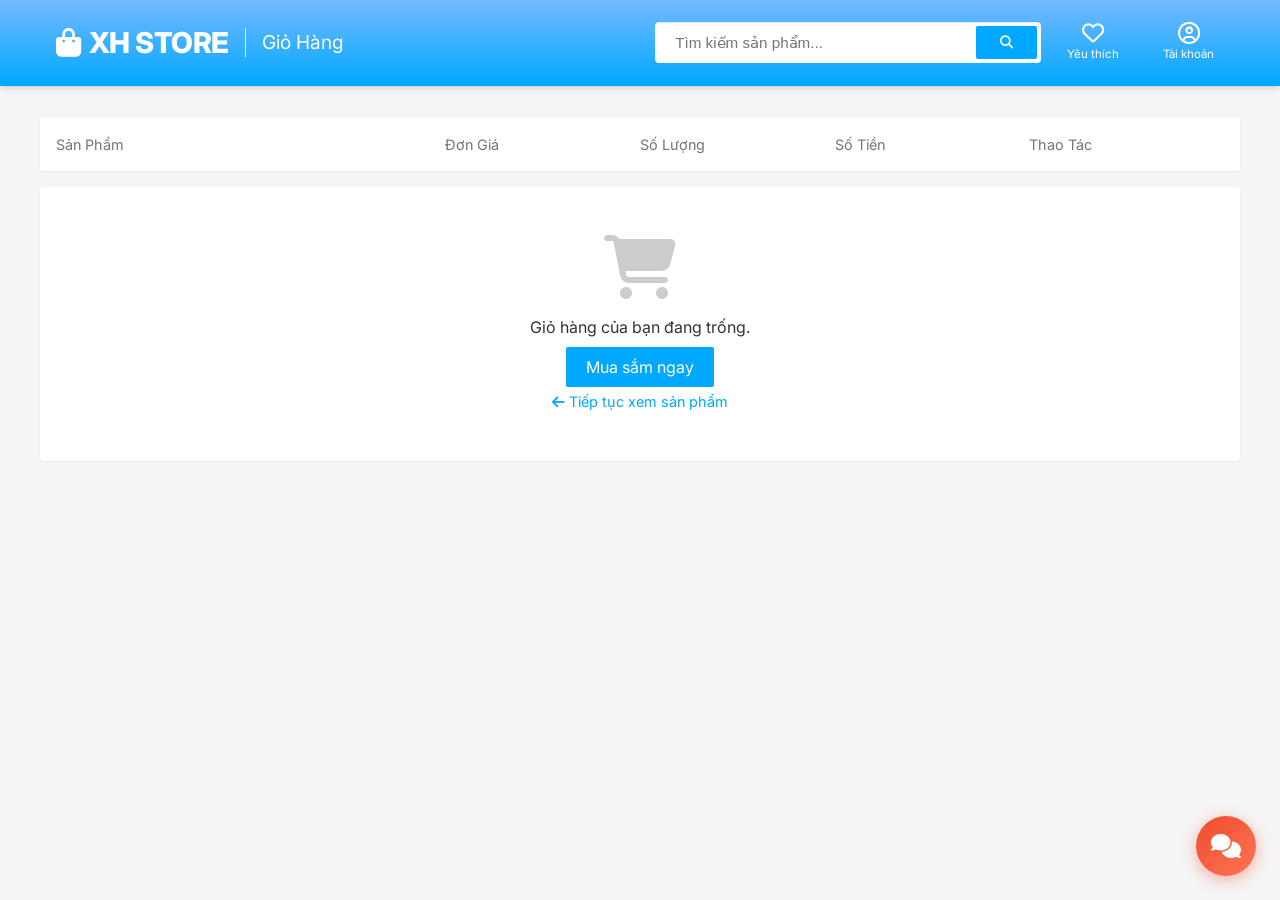
<file: src/main/resources/static/cart.html>
<!DOCTYPE html>
<html lang="vi">
<head>
    <meta charset="UTF-8">
    <meta name="viewport" content="width=device-width, initial-scale=1.0">
    <title>Giỏ Hàng - XH STORE</title>
    <link href="https://fonts.googleapis.com/css2?family=Inter:wght@300;400;500;600;700;800&display=swap" rel="stylesheet">
    <link rel="stylesheet" href="https://cdnjs.cloudflare.com/ajax/libs/font-awesome/6.4.0/css/all.min.css">
    <link rel="stylesheet" href="css/style.css">
    <style>
        .cart-container {
            max-width: 1200px;
            margin: 2rem auto;
        }

        .cart-header {
            display: grid;
            grid-template-columns: 2fr 1fr 1fr 1fr 1fr;
            background: var(--white);
            padding: 1rem;
            border-radius: 4px;
            box-shadow: var(--shadow-sm);
            margin-bottom: 1rem;
            color: var(--text-secondary);
            font-size: 0.9rem;
        }

        .cart-item {
            display: grid;
            grid-template-columns: 2fr 1fr 1fr 1fr 1fr;
            background: var(--white);
            padding: 1.5rem 1rem;
            border-radius: 4px;
            box-shadow: var(--shadow-sm);
            margin-bottom: 1rem;
            align-items: center;
        }

        .cart-product {
            display: flex;
            align-items: center;
            gap: 1rem;
        }

        .cart-product img {
            width: 80px;
            height: 80px;
            object-fit: cover;
            border: 1px solid var(--border-color);
        }

        .cart-product-info h3 {
            font-size: 0.9rem;
            margin-bottom: 0.25rem;
        }
        
        .cart-product-variant {
            font-size: 0.8rem;
            color: var(--text-secondary);
        }

        .cart-price {
            color: var(--text-primary);
        }

        .cart-qty {
            display: flex;
            align-items: center;
            border: 1px solid var(--border-color);
            width: fit-content;
            border-radius: 2px;
        }

        .cart-qty button {
            width: 30px;
            height: 30px;
            background: transparent;
            border: none;
            cursor: pointer;
        }

        .cart-qty input {
            width: 40px;
            height: 30px;
            text-align: center;
            border: none;
            border-left: 1px solid var(--border-color);
            border-right: 1px solid var(--border-color);
            outline: none;
        }

        .cart-total-price {
            color: var(--primary-color);
            font-weight: 500;
        }

        .cart-action {
            color: var(--text-secondary);
            cursor: pointer;
            transition: var(--transition);
        }

        .cart-action:hover {
            color: var(--primary-color);
        }

        .cart-footer {
            background: var(--white);
            padding: 1.5rem;
            border-radius: 4px;
            box-shadow: var(--shadow-sm);
            display: flex;
            justify-content: flex-end;
            align-items: center;
            gap: 2rem;
            position: sticky;
            bottom: 0;
            border-top: 1px solid var(--border-color);
        }

        .checkout-btn {
            background-color: var(--primary-color);
            color: var(--white);
            border: none;
            padding: 1rem 3rem;
            border-radius: 2px;
            cursor: pointer;
            font-size: 1rem;
            font-weight: 500;
        }

        .checkout-btn:hover {
            background-color: var(--primary-hover);
        }
    </style>
</head>
<body>

    <!-- Header -->
    <header class="header">
        <div class="header-container">
            <a href="index.html" class="logo">
                <i class="fa-solid fa-bag-shopping"></i> XH STORE
            </a>
            <div style="font-size: 1.2rem; margin-left: 1rem; border-left: 1px solid #fff; padding-left: 1rem; flex: 1;">
                Giỏ Hàng
            </div>
            <div class="search-bar" style="margin: 0 1rem; max-width: 450px;">
                <input type="text" id="search-input" placeholder="Tìm kiếm sản phẩm..." autocomplete="off">
                <button class="search-btn" onclick="pageSearch()"><i class="fa-solid fa-magnifying-glass"></i></button>
            </div>
            <div class="header-actions">
                <div class="header-action-item" onclick="toggleWishlist()" style="position:relative;">
                    <i class="fa-regular fa-heart"></i>
                    <span>Yêu thích</span>
                    <span class="wishlist-badge" id="wishlist-badge-main" style="display:none;">0</span>
                </div>
                <div class="header-action-item admin-only-btn" id="header-admin-btn" onclick="window.location.href='admin/index.html'" style="display:none; color: var(--primary-color, #ee4d2d);">
                <i class="fa-solid fa-user-shield"></i>
                <span>Quản trị</span>
                </div>
                <div class="header-action-item user-menu" id="user-menu-trigger">
                    <i class="fa-regular fa-circle-user"></i>
                    <span>Tài khoản</span>
                    <div class="user-dropdown" id="user-dropdown"></div>
                </div>
            </div>
        </div>
    </header>

    <!-- Cart Container -->
    <div class="cart-container">
        <div class="cart-header">
            <div>Sản Phẩm</div>
            <div>Đơn Giá</div>
            <div>Số Lượng</div>
            <div>Số Tiền</div>
            <div>Thao Tác</div>
        </div>

        <div id="cart-items-container">
            <!-- Items will be injected by main.js -->
        </div>

        <div class="cart-footer" id="cart-summary-footer">
            <div style="font-size: 1.1rem;">
                Tổng thanh toán (<span id="cart-total-items">0</span>): <span id="cart-total-price" style="color: var(--primary-color); font-size: 1.5rem; font-weight: bold; margin-left: 10px;">₫0</span>
            </div>
            <button class="checkout-btn" onclick="goToCheckout()">Mua Hàng</button>
        </div>
    </div>

    <script src="js/main.js"></script>
    <script>
        function goToCheckout() {
            const cart = layGio();
            if (cart.length === 0) {
                alert('Giỏ hàng trống! Vui lòng thêm sản phẩm trước.');
                return;
            }
            window.location.href = 'checkout.html';
        }
    </script>
</body>
</html>
</file>
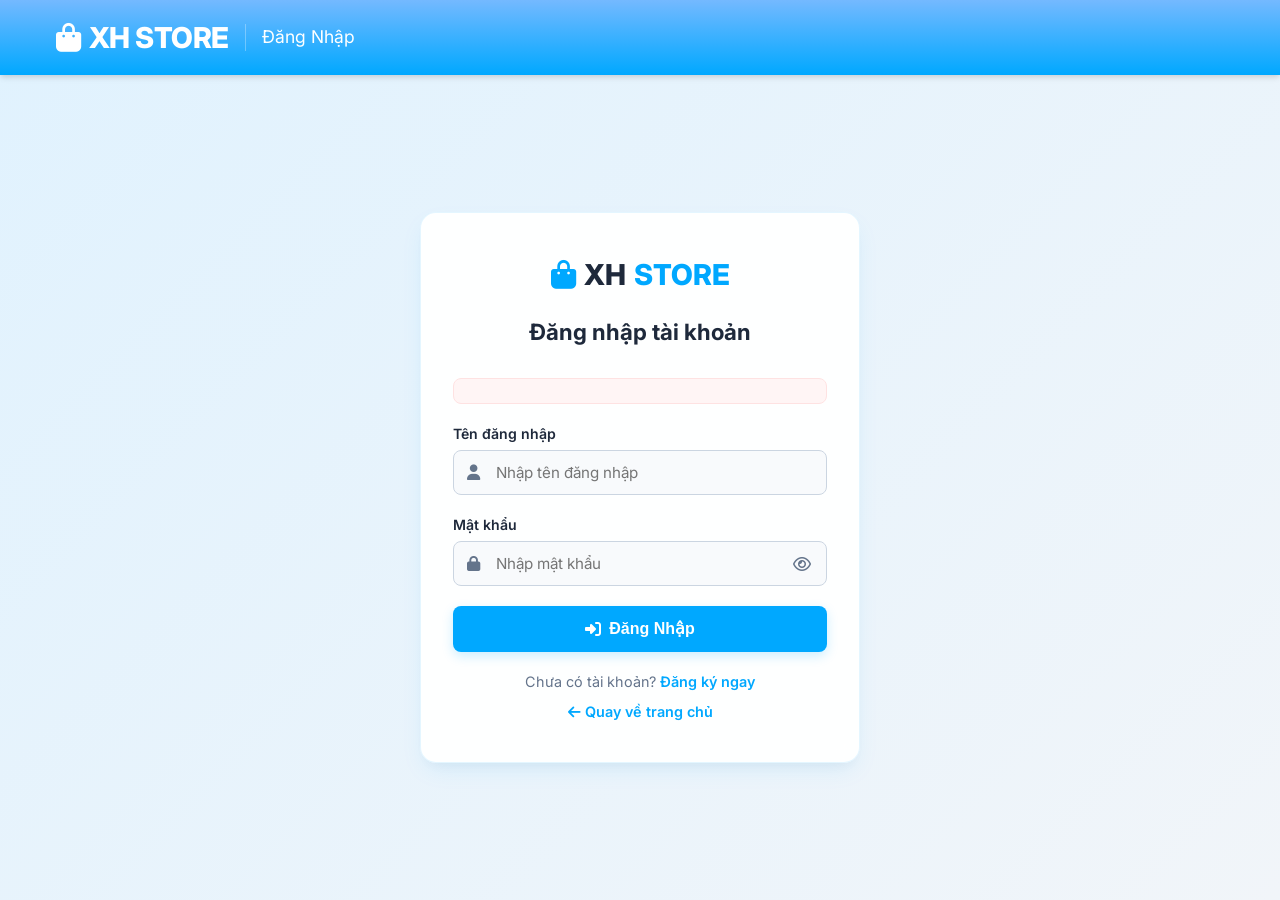
<file: src/main/resources/static/login.html>
<!DOCTYPE html>
<html lang="vi">
<head>
    <meta charset="UTF-8">
    <meta name="viewport" content="width=device-width, initial-scale=1.0">
    <title>Đăng Nhập - XH STORE</title>
    <link href="https://fonts.googleapis.com/css2?family=Inter:wght@300;400;500;600;700;800&display=swap" rel="stylesheet">
    <link rel="stylesheet" href="https://cdnjs.cloudflare.com/ajax/libs/font-awesome/6.4.0/css/all.min.css">
    <link rel="stylesheet" href="css/style.css">
    <style>
        :root {
            --primary-color: #00a8ff;
            --primary-hover: #0097e6;
            --secondary-color: #74b9ff;
            --bg-gradient: linear-gradient(135deg, #e0f2fe 0%, #f1f5f9 100%);
            --card-shadow: 0 10px 25px -5px rgba(0, 168, 255, 0.1), 0 8px 16px -6px rgba(0, 0, 0, 0.05);
            --input-border-focus: #00a8ff;
            --text-dark: #1e293b;
            --text-muted: #64748b;
        }
        body { 
            background: var(--bg-gradient); 
            display: flex; 
            flex-direction: column; 
            min-height: 100vh;
            font-family: 'Inter', sans-serif;
        }
        .auth-wrap {
            flex: 1; display: flex; align-items: center; justify-content: center;
            padding: 3rem 1rem;
        }
        .auth-card {
            background: rgba(255, 255, 255, 0.95); 
            border-radius: 16px;
            box-shadow: var(--card-shadow);
            border: 1px solid rgba(0, 168, 255, 0.1);
            width: 100%; max-width: 440px;
            padding: 2.5rem 2rem;
            backdrop-filter: blur(10px);
            transition: transform 0.3s ease;
        }
        .auth-card:hover {
            transform: translateY(-2px);
        }
        .auth-logo {
            text-align: center; margin-bottom: 1.2rem;
        }
        .auth-logo a {
            font-size: 1.8rem; font-weight: 800; color: var(--text-dark);
            text-decoration: none; display: inline-flex; align-items: center; gap: 8px;
            transition: opacity 0.2s;
        }
        .auth-logo a:hover {
            opacity: 0.9;
        }
        .auth-logo a i { color: var(--primary-color); }
        .auth-logo a span { color: var(--primary-color); }
        .auth-title { 
            font-size: 1.4rem; 
            font-weight: 700; 
            margin-bottom: 1.8rem; 
            color: var(--text-dark); 
            text-align: center;
        }
        .form-group { margin-bottom: 1.2rem; }
        .form-group label { display: block; font-size: 0.88rem; color: var(--text-dark); margin-bottom: 6px; font-weight: 600; }
        
        .input-icon-wrapper {
            position: relative;
            display: flex;
            align-items: center;
        }
        .input-icon-wrapper i.input-icon {
            position: absolute;
            left: 14px;
            color: var(--text-muted);
            font-size: 0.95rem;
            transition: color 0.2s ease;
            pointer-events: none;
        }
        .input-icon-wrapper input {
            width: 100%; padding: 0.75rem 1rem 0.75rem 2.6rem;
            border: 1px solid #cbd5e1; border-radius: 8px;
            font-family: inherit; font-size: 0.95rem; outline: none;
            transition: all 0.2s ease; box-sizing: border-box;
            background: #f8fafc;
        }
        .input-icon-wrapper input:focus { 
            border-color: var(--input-border-focus); 
            background: #fff;
            box-shadow: 0 0 0 3px rgba(0, 168, 255, 0.15);
        }
        .input-icon-wrapper input:focus + i.input-icon {
            color: var(--primary-color);
        }
        
        .btn-submit {
            width: 100%; padding: 0.85rem;
            background: var(--primary-color); color: #fff;
            border: none; border-radius: 8px;
            font-size: 1rem; font-weight: 600; cursor: pointer;
            transition: all 0.2s ease; margin-top: 0.8rem;
            display: flex; align-items: center; justify-content: center; gap: 8px;
            box-shadow: 0 4px 12px rgba(0, 168, 255, 0.2);
        }
        .btn-submit:hover { 
            background: var(--primary-hover); 
            transform: translateY(-1px);
            box-shadow: 0 6px 16px rgba(0, 168, 255, 0.3);
        }
        .btn-submit:active {
            transform: translateY(0);
        }
        .btn-submit:disabled { opacity: 0.6; cursor: not-allowed; transform: none; box-shadow: none; }
        
        .auth-error {
            background: #fff5f5; color: #e11d48;
            border: 1px solid #fee2e2; border-radius: 8px;
            padding: 0.75rem 1rem; font-size: 0.9rem;
            margin-bottom: 1.2rem; display: none;
            display: flex; align-items: center; gap: 8px;
        }
        .auth-footer {
            text-align: center; margin-top: 1.2rem;
            font-size: 0.9rem; color: var(--text-muted);
        }
        .auth-footer a { color: var(--primary-color); text-decoration: none; font-weight: 600; transition: color 0.2s; }
        .auth-footer a:hover { color: var(--primary-hover); text-decoration: underline; }
        
        .password-wrap { width: 100%; position: relative; display: flex; align-items: center; }
        .password-wrap input { padding-right: 2.8rem; }
        .toggle-pw {
            position: absolute; right: 12px; top: 50%; transform: translateY(-50%);
            background: none; border: none; cursor: pointer; color: var(--text-muted); font-size: 1rem;
            padding: 4px; display: flex; align-items: center; justify-content: center;
            transition: color 0.2s;
        }
        .toggle-pw:hover {
            color: var(--primary-color);
        }
    </style>
</head>
<body>

<header class="header">
    <div class="header-container">
        <a href="index.html" class="logo">
            <i class="fa-solid fa-bag-shopping"></i> XH STORE
        </a>
        <div style="font-size:1.1rem;margin-left:1rem;border-left:1px solid rgba(255,255,255,0.3);padding-left:1rem;flex:1;">
            Đăng Nhập
        </div>
    </div>
</header>

<div class="auth-wrap">
    <div class="auth-card">
        <div class="auth-logo">
            <a href="index.html">
                <i class="fa-solid fa-bag-shopping"></i> XH<span>STORE</span>
            </a>
        </div>
        <div class="auth-title">Đăng nhập tài khoản</div>

        <div class="auth-error" id="auth-error"></div>

        <form id="login-form" onsubmit="handleLogin(event)">
            <div class="form-group">
                <label for="username">Tên đăng nhập</label>
                <div class="input-icon-wrapper">
                    <i class="fa-solid fa-user input-icon"></i>
                    <input type="text" id="username" placeholder="Nhập tên đăng nhập" autocomplete="username" required>
                </div>
            </div>
            <div class="form-group">
                <label for="password">Mật khẩu</label>
                <div class="input-icon-wrapper">
                    <i class="fa-solid fa-lock input-icon"></i>
                    <input type="password" id="password" placeholder="Nhập mật khẩu" autocomplete="current-password" required>
                    <button type="button" class="toggle-pw" onclick="togglePw('password', this)">
                        <i class="fa-regular fa-eye"></i>
                    </button>
                </div>
            </div>
            <button type="submit" class="btn-submit" id="login-btn">
                <i class="fa-solid fa-right-to-bracket"></i> Đăng Nhập
            </button>
        </form>

        <div class="auth-footer">
            Chưa có tài khoản? <a href="register.html">Đăng ký ngay</a>
        </div>
        <div class="auth-footer" style="margin-top:0.5rem;">
            <a href="index.html"><i class="fa-solid fa-arrow-left"></i> Quay về trang chủ</a>
        </div>
    </div>
</div>

<script>
    // Nếu đã đăng nhập thì chuyển về trang chủ (chỉ tự động khi không có tham số redirect yêu cầu đăng nhập lại)
    if (localStorage.getItem('currentUser')) {
        const redirect = new URLSearchParams(window.location.search).get('redirect');
        if (!redirect) {
            window.location.href = 'index.html';
        } else {
            // Có redirect tức là phiên đăng nhập cũ trên server đã hết hạn, cần xóa currentUser cũ
            localStorage.removeItem('currentUser');
        }
    }

    function togglePw(id, btn) {
        const input = document.getElementById(id);
        const isText = input.type === 'text';
        input.type = isText ? 'password' : 'text';
        btn.innerHTML = isText
            ? '<i class="fa-regular fa-eye"></i>'
            : '<i class="fa-regular fa-eye-slash"></i>';
    }

    function showError(msg) {
        const el = document.getElementById('auth-error');
        el.textContent = msg;
        el.style.display = 'block';
    }

    async function handleLogin(e) {
        e.preventDefault();
        const username = document.getElementById('username').value.trim();
        const password = document.getElementById('password').value;
        const btn = document.getElementById('login-btn');

        if (!username || !password) {
            showError('Vui lòng nhập đầy đủ thông tin.');
            return;
        }

        btn.disabled = true;
        btn.innerHTML = '<i class="fa-solid fa-spinner fa-spin"></i> Đang đăng nhập...';
        document.getElementById('auth-error').style.display = 'none';

        try {
            const res = await fetch('/api/auth/login', {
                method: 'POST',
                headers: { 'Content-Type': 'application/json' },
                body: JSON.stringify({ username, password })
            });
            const data = await res.json();

            if (!res.ok) {
                showError(data.error || 'Đăng nhập thất bại');
                return;
            }

            // Lưu user vào localStorage để UI cập nhật
            localStorage.setItem('currentUser', JSON.stringify(data));

            // Chuyển hướng
            const redirect = new URLSearchParams(window.location.search).get('redirect');
            // Prevent open redirect - only allow relative paths
            let safeRedirect = 'index.html';
            if (redirect && !redirect.includes('://') && !redirect.startsWith('//')) {
                safeRedirect = redirect;
            }
            window.location.href = safeRedirect;

        } catch (err) {
            showError('Mất kết nối. Vui lòng thử lại.');
        } finally {
            btn.disabled = false;
            btn.innerHTML = '<i class="fa-solid fa-right-to-bracket"></i> Đăng Nhập';
        }
    }
</script>
</body>
</html>
</file>
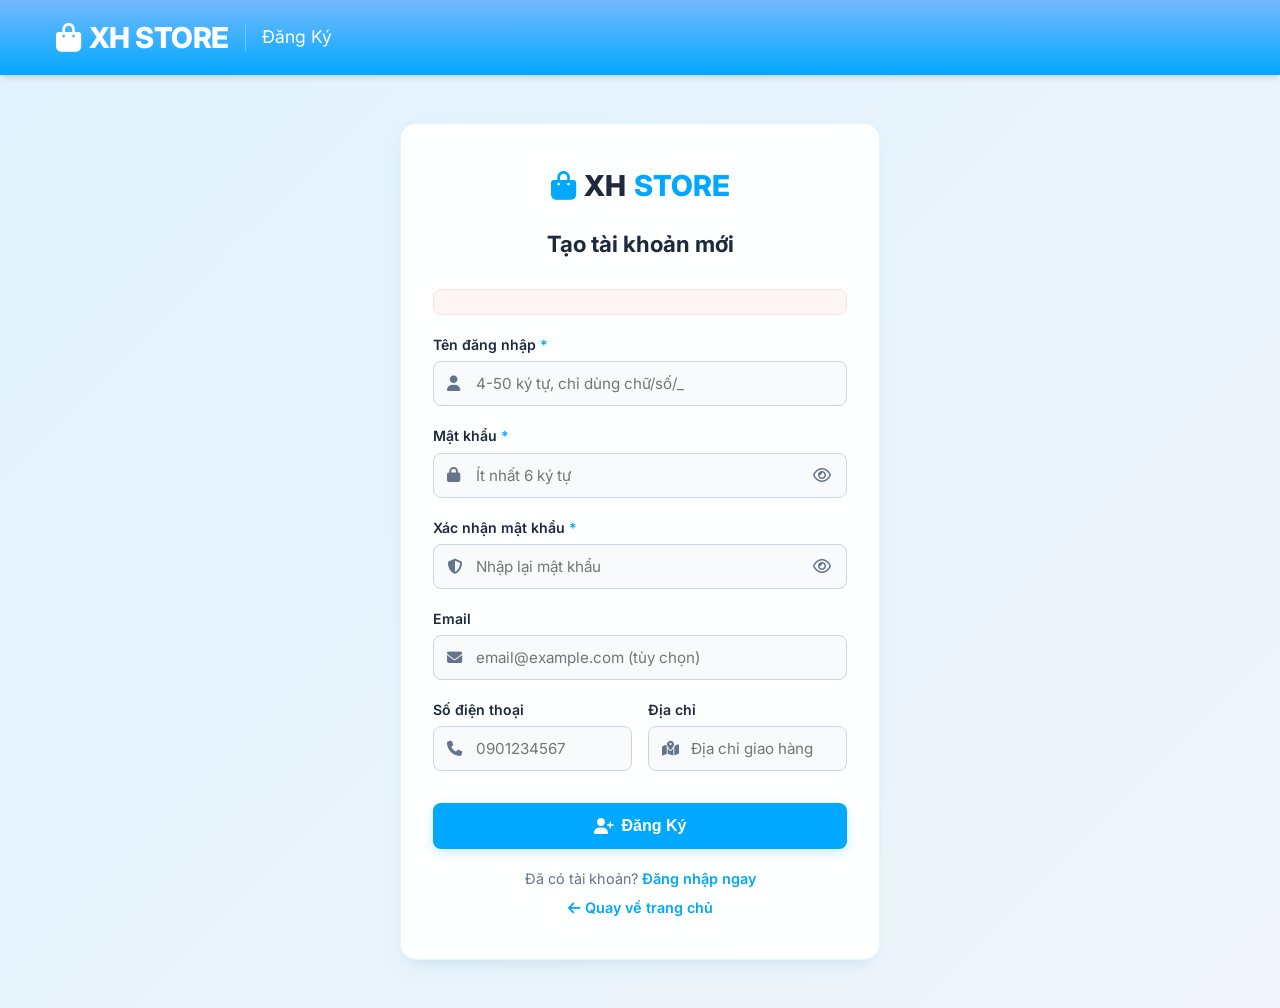
<file: src/main/resources/static/register.html>
<!DOCTYPE html>
<html lang="vi">
<head>
    <meta charset="UTF-8">
    <meta name="viewport" content="width=device-width, initial-scale=1.0">
    <title>Đăng Ký - XH STORE</title>
    <link href="https://fonts.googleapis.com/css2?family=Inter:wght@300;400;500;600;700;800&display=swap" rel="stylesheet">
    <link rel="stylesheet" href="https://cdnjs.cloudflare.com/ajax/libs/font-awesome/6.4.0/css/all.min.css">
    <link rel="stylesheet" href="css/style.css">
    <style>
        :root {
            --primary-color: #00a8ff;
            --primary-hover: #0097e6;
            --secondary-color: #74b9ff;
            --bg-gradient: linear-gradient(135deg, #e0f2fe 0%, #f1f5f9 100%);
            --card-shadow: 0 10px 25px -5px rgba(0, 168, 255, 0.1), 0 8px 16px -6px rgba(0, 0, 0, 0.05);
            --input-border-focus: #00a8ff;
            --text-dark: #1e293b;
            --text-muted: #64748b;
        }
        body { 
            background: var(--bg-gradient); 
            display: flex; 
            flex-direction: column; 
            min-height: 100vh;
            font-family: 'Inter', sans-serif;
        }
        .auth-wrap {
            flex: 1; display: flex; align-items: center; justify-content: center;
            padding: 3rem 1rem;
        }
        .auth-card {
            background: rgba(255, 255, 255, 0.95); 
            border-radius: 16px;
            box-shadow: var(--card-shadow);
            border: 1px solid rgba(0, 168, 255, 0.1);
            width: 100%; max-width: 480px;
            padding: 2.5rem 2rem;
            backdrop-filter: blur(10px);
            transition: transform 0.3s ease;
        }
        .auth-card:hover {
            transform: translateY(-2px);
        }
        .auth-logo {
            text-align: center; margin-bottom: 1.2rem;
        }
        .auth-logo a {
            font-size: 1.8rem; font-weight: 800; color: var(--text-dark);
            text-decoration: none; display: inline-flex; align-items: center; gap: 8px;
            transition: opacity 0.2s;
        }
        .auth-logo a:hover {
            opacity: 0.9;
        }
        .auth-logo a i { color: var(--primary-color); }
        .auth-logo a span { color: var(--primary-color); }
        .auth-title { 
            font-size: 1.4rem; 
            font-weight: 700; 
            margin-bottom: 1.8rem; 
            color: var(--text-dark); 
            text-align: center;
        }
        .form-group { margin-bottom: 1.2rem; }
        .form-group label { display: block; font-size: 0.88rem; color: var(--text-dark); margin-bottom: 6px; font-weight: 600; }
        
        .input-icon-wrapper {
            position: relative;
            display: flex;
            align-items: center;
        }
        .input-icon-wrapper i.input-icon {
            position: absolute;
            left: 14px;
            color: var(--text-muted);
            font-size: 0.95rem;
            transition: color 0.2s ease;
            pointer-events: none;
        }
        .input-icon-wrapper input {
            width: 100%; padding: 0.75rem 1rem 0.75rem 2.6rem;
            border: 1px solid #cbd5e1; border-radius: 8px;
            font-family: inherit; font-size: 0.95rem; outline: none;
            transition: all 0.2s ease; box-sizing: border-box;
            background: #f8fafc;
        }
        .input-icon-wrapper input:focus { 
            border-color: var(--input-border-focus); 
            background: #fff;
            box-shadow: 0 0 0 3px rgba(0, 168, 255, 0.15);
        }
        .input-icon-wrapper input:focus + i.input-icon {
            color: var(--primary-color);
        }
        
        .form-grid2 { display: grid; grid-template-columns: 1fr 1fr; gap: 1rem; }
        .btn-submit {
            width: 100%; padding: 0.85rem;
            background: var(--primary-color); color: #fff;
            border: none; border-radius: 8px;
            font-size: 1rem; font-weight: 600; cursor: pointer;
            transition: all 0.2s ease; margin-top: 0.8rem;
            display: flex; align-items: center; justify-content: center; gap: 8px;
            box-shadow: 0 4px 12px rgba(0, 168, 255, 0.2);
        }
        .btn-submit:hover { 
            background: var(--primary-hover); 
            transform: translateY(-1px);
            box-shadow: 0 6px 16px rgba(0, 168, 255, 0.3);
        }
        .btn-submit:active {
            transform: translateY(0);
        }
        .btn-submit:disabled { opacity: 0.6; cursor: not-allowed; transform: none; box-shadow: none; }
        
        .auth-error {
            background: #fff5f5; color: #e11d48;
            border: 1px solid #fee2e2; border-radius: 8px;
            padding: 0.75rem 1rem; font-size: 0.9rem;
            margin-bottom: 1.2rem; display: none;
            display: flex; align-items: center; gap: 8px;
        }
        .auth-success {
            background: #f0fdf4; color: #16a34a;
            border: 1px solid #dcfce7; border-radius: 8px;
            padding: 0.75rem 1rem; font-size: 0.9rem;
            margin-bottom: 1.2rem; display: none;
            text-align: center;
        }
        .auth-footer {
            text-align: center; margin-top: 1.2rem;
            font-size: 0.9rem; color: var(--text-muted);
        }
        .auth-footer a { color: var(--primary-color); text-decoration: none; font-weight: 600; transition: color 0.2s; }
        .auth-footer a:hover { color: var(--primary-hover); text-decoration: underline; }
        
        .password-wrap { width: 100%; position: relative; display: flex; align-items: center; }
        .password-wrap input { padding-right: 2.8rem; }
        .toggle-pw {
            position: absolute; right: 12px; top: 50%; transform: translateY(-50%);
            background: none; border: none; cursor: pointer; color: var(--text-muted); font-size: 1rem;
            padding: 4px; display: flex; align-items: center; justify-content: center;
            transition: color 0.2s;
        }
        .toggle-pw:hover {
            color: var(--primary-color);
        }
    </style>
</head>
<body>

<header class="header">
    <div class="header-container">
        <a href="index.html" class="logo">
            <i class="fa-solid fa-bag-shopping"></i> XH STORE
        </a>
        <div style="font-size:1.1rem;margin-left:1rem;border-left:1px solid rgba(255,255,255,0.3);padding-left:1rem;flex:1;">
            Đăng Ký
        </div>
    </div>
</header>

<div class="auth-wrap">
    <div class="auth-card">
        <div class="auth-logo">
            <a href="index.html">
                <i class="fa-solid fa-bag-shopping"></i> XH<span>STORE</span>
            </a>
        </div>
        <div class="auth-title">Tạo tài khoản mới</div>

        <div class="auth-error" id="auth-error"></div>
        <div class="auth-success" id="auth-success"></div>

        <form id="register-form" onsubmit="handleRegister(event)">
            <div class="form-group">
                <label for="username">Tên đăng nhập <span style="color:var(--primary-color)">*</span></label>
                <div class="input-icon-wrapper">
                    <i class="fa-solid fa-user input-icon"></i>
                    <input type="text" id="username" placeholder="4-50 ký tự, chỉ dùng chữ/số/_" autocomplete="username" required>
                </div>
            </div>
            <div class="form-group">
                <label for="password">Mật khẩu <span style="color:var(--primary-color)">*</span></label>
                <div class="input-icon-wrapper">
                    <i class="fa-solid fa-lock input-icon"></i>
                    <input type="password" id="password" placeholder="Ít nhất 6 ký tự" autocomplete="new-password" required>
                    <button type="button" class="toggle-pw" onclick="togglePw('password', this)">
                        <i class="fa-regular fa-eye"></i>
                    </button>
                </div>
            </div>
            <div class="form-group">
                <label for="confirm-pw">Xác nhận mật khẩu <span style="color:var(--primary-color)">*</span></label>
                <div class="input-icon-wrapper">
                    <i class="fa-solid fa-shield-halved input-icon"></i>
                    <input type="password" id="confirm-pw" placeholder="Nhập lại mật khẩu" autocomplete="new-password" required>
                    <button type="button" class="toggle-pw" onclick="togglePw('confirm-pw', this)">
                        <i class="fa-regular fa-eye"></i>
                    </button>
                </div>
            </div>
            <div class="form-group">
                <label for="email">Email</label>
                <div class="input-icon-wrapper">
                    <i class="fa-solid fa-envelope input-icon"></i>
                    <input type="email" id="email" placeholder="email@example.com (tùy chọn)" autocomplete="email">
                </div>
            </div>
            <div class="form-grid2">
                <div class="form-group">
                    <label for="phone">Số điện thoại</label>
                    <div class="input-icon-wrapper">
                        <i class="fa-solid fa-phone input-icon"></i>
                        <input type="tel" id="phone" placeholder="0901234567">
                    </div>
                </div>
                <div class="form-group">
                    <label for="address">Địa chỉ</label>
                    <div class="input-icon-wrapper">
                        <i class="fa-solid fa-map-location-dot input-icon"></i>
                        <input type="text" id="address" placeholder="Địa chỉ giao hàng">
                    </div>
                </div>
            </div>
            <button type="submit" class="btn-submit" id="register-btn">
                <i class="fa-solid fa-user-plus"></i> Đăng Ký
            </button>
        </form>

        <div class="auth-footer">
            Đã có tài khoản? <a href="login.html">Đăng nhập ngay</a>
        </div>
        <div class="auth-footer" style="margin-top:0.5rem;">
            <a href="index.html"><i class="fa-solid fa-arrow-left"></i> Quay về trang chủ</a>
        </div>
    </div>
</div>

<script>
    if (localStorage.getItem('currentUser')) {
        window.location.href = 'index.html';
    }

    function togglePw(id, btn) {
        const input = document.getElementById(id);
        const isText = input.type === 'text';
        input.type = isText ? 'password' : 'text';
        btn.innerHTML = isText
            ? '<i class="fa-regular fa-eye"></i>'
            : '<i class="fa-regular fa-eye-slash"></i>';
    }

    function showError(msg) {
        const el = document.getElementById('auth-error');
        el.textContent = msg;
        el.style.display = 'block';
        document.getElementById('auth-success').style.display = 'none';
    }

    function showSuccess(msg) {
        const el = document.getElementById('auth-success');
        el.innerHTML = msg;
        el.style.display = 'block';
        document.getElementById('auth-error').style.display = 'none';
    }

    async function handleRegister(e) {
        e.preventDefault();
        const username = document.getElementById('username').value.trim();
        const password = document.getElementById('password').value;
        const confirmPw = document.getElementById('confirm-pw').value;
        const email    = document.getElementById('email').value.trim();
        const phone    = document.getElementById('phone').value.trim();
        const address  = document.getElementById('address').value.trim();
        const btn      = document.getElementById('register-btn');

        document.getElementById('auth-error').style.display = 'none';

        if (password !== confirmPw) {
            showError('Mật khẩu xác nhận không khớp.');
            return;
        }

        if (phone && !/^0\d{9,10}$/.test(phone)) {
            showError('Số điện thoại không hợp lệ (phải bắt đầu bằng 0, gồm 10-11 chữ số)');
            return;
        }

        btn.disabled = true;
        btn.innerHTML = '<i class="fa-solid fa-spinner fa-spin"></i> Đang đăng ký...';

        try {
            const res = await fetch('/api/auth/register', {
                method: 'POST',
                headers: { 'Content-Type': 'application/json' },
                body: JSON.stringify({ username, password, email, phone, address })
            });
            const data = await res.json();

            if (!res.ok) {
                showError(data.error || 'Đăng ký thất bại');
                return;
            }

            showSuccess(`<i class="fa-solid fa-check-circle"></i> Đăng ký thành công! Chuyển đến trang đăng nhập...`);
            document.getElementById('register-form').reset();

            setTimeout(() => {
                window.location.href = 'login.html';
            }, 1500);

        } catch (err) {
            showError('Mất kết nối. Vui lòng thử lại.');
        } finally {
            btn.disabled = false;
            btn.innerHTML = '<i class="fa-solid fa-user-plus"></i> Đăng Ký';
        }
    }
</script>
</body>
</html>
</file>
<file: src/main/resources/static/css/style.css>
:root {
  --primary-color: #00a8ff;
  --primary-hover: #0097e6;
  --secondary-color: #74b9ff;
  --bg-color: #f5f5f5;
  --text-primary: #333333;
  --text-secondary: #757575;
  --white: #ffffff;
  --border-color: #e8e8e8;
  --shadow-sm: 0 1px 2px 0 rgba(0,0,0,0.05);
  --shadow-md: 0 4px 6px -1px rgba(0,0,0,0.1), 0 2px 4px -1px rgba(0,0,0,0.06);
  --shadow-lg: 0 10px 15px -3px rgba(0,0,0,0.1), 0 4px 6px -2px rgba(0,0,0,0.05);
  --transition: all 0.3s ease;
}

* {
  margin: 0;
  padding: 0;
  box-sizing: border-box;
}

body {
  font-family: 'Inter', -apple-system, BlinkMacSystemFont, 'Segoe UI', Roboto, Helvetica, Arial, sans-serif;
  background-color: var(--bg-color);
  color: var(--text-primary);
  line-height: 1.5;
}

a {
  text-decoration: none;
  color: inherit;
}

/* Header */
.header {
  background: linear-gradient(-180deg, var(--secondary-color), var(--primary-color));
  color: var(--white);
  padding: 1rem 0;
  position: sticky;
  top: 0;
  z-index: 1000;
  box-shadow: var(--shadow-md);
}

.header-container {
  max-width: 1200px;
  margin: 0 auto;
  display: flex;
  justify-content: space-between;
  align-items: center;
  padding: 0 1rem;
}

.logo {
  font-size: 1.8rem;
  font-weight: 800;
  letter-spacing: -0.5px;
  display: flex;
  align-items: center;
  gap: 0.5rem;
}

.search-bar {
  display: flex;
  flex: 1;
  max-width: 600px;
  margin: 0 2rem;
  background: var(--white);
  border-radius: 4px;
  padding: 0.25rem;
  box-shadow: inset 0 1px 2px rgba(0,0,0,0.1);
}

.search-bar input {
  flex: 1;
  border: none;
  padding: 0.5rem 1rem;
  outline: none;
  font-size: 0.95rem;
  border-radius: 4px;
}

.search-btn {
  background-color: var(--primary-color);
  color: var(--white);
  border: none;
  padding: 0.5rem 1.5rem;
  border-radius: 2px;
  cursor: pointer;
  font-weight: 500;
  transition: var(--transition);
}

.search-btn:hover {
  background-color: var(--primary-hover);
}

.header-actions {
  display: flex;
  gap: 1.5rem;
  align-items: center;
}

.cart-icon {
  font-size: 1.5rem;
  position: relative;
  cursor: pointer;
  transition: var(--transition);
}

.cart-icon:hover {
  transform: scale(1.1);
}

.cart-badge, .wishlist-badge {
  position: absolute;
  top: -8px;
  right: -10px;
  background-color: var(--white);
  color: var(--primary-color);
  font-size: 0.75rem;
  font-weight: bold;
  border-radius: 50%;
  width: 20px;
  height: 20px;
  display: flex;
  align-items: center;
  justify-content: center;
  border: 2px solid var(--primary-color);
}

/* Banner */
.banner-section {
  max-width: 1200px;
  margin: 2rem auto;
  padding: 0 1rem;
}

.banner {
  width: 100%;
  height: 350px;
  background-color: var(--white);
  border-radius: 8px;
  overflow: hidden;
  box-shadow: var(--shadow-sm);
  position: relative;
}

.banner img {
  width: 100%;
  height: 100%;
  object-fit: cover;
}

.banner-overlay {
  position: absolute;
  top: 0;
  left: 0;
  width: 100%;
  height: 100%;
  background: linear-gradient(to right, rgba(0,0,0,0.6), transparent);
  display: flex;
  align-items: center;
  padding-left: 4rem;
}

.banner-content h2 {
  color: var(--white);
  font-size: 2.5rem;
  margin-bottom: 1rem;
  text-shadow: 0 2px 4px rgba(0,0,0,0.3);
}

.banner-btn {
  background-color: var(--white);
  color: var(--primary-color);
  padding: 0.8rem 2rem;
  border-radius: 4px;
  font-weight: bold;
  text-transform: uppercase;
  display: inline-block;
  transition: var(--transition);
}

.banner-btn:hover {
  background-color: var(--primary-color);
  color: var(--white);
}

/* Categories */
.section-title {
  max-width: 1200px;
  margin: 0 auto 1rem;
  padding: 0 1rem;
  font-size: 1.25rem;
  font-weight: 600;
  color: var(--text-secondary);
  text-transform: uppercase;
}

.best-seller-section,
.voucher-section {
  padding-top: 1rem;
}

.promo-panel {
  max-width: 1200px;
  margin: 0 auto;
  background: linear-gradient(135deg, #fff, #eff6ff);
  border-radius: 12px;
  padding: 1.5rem 1.8rem;
  display: flex;
  justify-content: space-between;
  gap: 1rem;
  align-items: center;
  box-shadow: var(--shadow-md);
}

.promo-panel h2 { margin-bottom: .4rem; }
.promo-panel p { color: var(--text-secondary); max-width: 720px; }
.promo-actions { display: flex; gap: .75rem; flex-wrap: wrap; }
.btn-ghost {
  border: 1px solid var(--primary-color);
  color: var(--primary-color);
  background: transparent;
  padding: .7rem 1.2rem;
  border-radius: 6px;
  font-weight: 600;
}
.footer-grid {
  display: grid;
  grid-template-columns: 2fr 1fr 1fr;
  gap: 1.5rem;
  padding: 2rem 0;
}
.footer-grid h4 { margin-bottom: .75rem; }
.footer-grid a, .footer-grid p { display:block; color: var(--text-secondary); margin-bottom: .45rem; }
.footer-logo { font-size: 1.3rem; font-weight: 900; display:flex; align-items:center; gap:8px; margin-bottom:.5rem; }
.footer-logo i { color: var(--primary-color); }
.footer-logo span { color: #f39c12; }
.footer-bottom { border-top: 1px solid var(--border-color); padding: 1rem 0 2rem; color: var(--text-secondary); font-size: .85rem; }

@media (max-width: 768px) {
  .promo-panel { flex-direction: column; align-items: flex-start; }
  .footer-grid { grid-template-columns: 1fr; }
}


.categories {
  max-width: 1200px;
  margin: 0 auto 2rem;
  padding: 1.5rem 1rem;
  background: var(--white);
  border-radius: 8px;
  box-shadow: var(--shadow-sm);
  display: flex;
  gap: 2rem;
  justify-content: center;
}

.category-item {
  display: flex;
  flex-direction: column;
  align-items: center;
  gap: 0.5rem;
  cursor: pointer;
  transition: var(--transition);
}

.category-item:hover {
  transform: translateY(-5px);
}

.category-icon {
  width: 60px;
  height: 60px;
  background-color: #ffeae5;
  border-radius: 50%;
  display: flex;
  align-items: center;
  justify-content: center;
  color: var(--primary-color);
  font-size: 1.8rem;
}

.category-name {
  font-size: 0.9rem;
  color: var(--text-primary);
  font-weight: 500;
}

/* Products Grid */
.products-grid {
  max-width: 1200px;
  margin: 0 auto 3rem;
  padding: 0 1rem;
  display: grid;
  grid-template-columns: repeat(auto-fill, minmax(220px, 1fr));
  gap: 1rem;
}

.product-card {
  background: var(--white);
  border-radius: 4px;
  overflow: hidden;
  box-shadow: var(--shadow-sm);
  transition: var(--transition);
  position: relative;
  display: flex;
  flex-direction: column;
}

.product-card:hover {
  transform: translateY(-5px);
  box-shadow: var(--shadow-lg);
  border: 1px solid var(--primary-color);
}

.product-image {
  width: 100%;
  height: 220px;
  object-fit: cover;
}

.product-info {
  padding: 0.75rem;
  flex: 1;
  display: flex;
  flex-direction: column;
}

.product-title {
  font-size: 0.9rem;
  margin-bottom: 0.5rem;
  display: -webkit-box;
  -webkit-line-clamp: 2;
  -webkit-box-orient: vertical;
  overflow: hidden;
  height: 2.7rem;
}

.product-price {
  color: var(--primary-color);
  font-size: 1.1rem;
  font-weight: bold;
  margin-top: auto;
  display: flex;
  justify-content: space-between;
  align-items: center;
}

.product-sold {
  font-size: 0.75rem;
  color: var(--text-secondary);
  font-weight: normal;
}

.add-to-cart-btn {
  width: 100%;
  background-color: rgba(0, 168, 255, 0.1);
  color: var(--primary-color);
  border: 1px solid var(--primary-color);
  padding: 0.5rem;
  border-radius: 2px;
  margin-top: 0.75rem;
  cursor: pointer;
  font-weight: 500;
  transition: var(--transition);
  display: flex;
  justify-content: center;
  align-items: center;
  gap: 0.5rem;
}

.add-to-cart-btn:hover {
  background-color: var(--primary-color);
  color: var(--white);
}

/* Footer */
footer {
  background-color: #fff;
  border-top: 4px solid var(--primary-color);
  padding: 3rem 1rem;
  margin-top: 3rem;
}

.footer-content {
  max-width: 1200px;
  margin: 0 auto;
  display: grid;
  grid-template-columns: repeat(auto-fit, minmax(200px, 1fr));
  gap: 2rem;
}

.footer-column h3 {
  font-size: 1rem;
  text-transform: uppercase;
  margin-bottom: 1.5rem;
  color: var(--text-primary);
}

.footer-column ul {
  list-style: none;
}

.footer-column li {
  margin-bottom: 0.75rem;
}

.footer-column a {
  color: var(--text-secondary);
  font-size: 0.85rem;
  transition: var(--transition);
}

.footer-column a:hover {
  color: var(--primary-color);
}

/* User Account Dropdown Styles for Unified Header */
.user-menu {
  position: relative;
}

.user-dropdown {
  position: absolute;
  top: calc(100% + 8px);
  right: 0;
  min-width: 180px;
  background: var(--white, #ffffff);
  border-radius: 8px;
  box-shadow: var(--shadow-lg, 0 10px 15px -3px rgba(0,0,0,0.1));
  padding: 8px 0;
  opacity: 0;
  visibility: hidden;
  transform: translateY(-8px);
  transition: var(--transition);
  z-index: 1000;
  border: 1px solid var(--border-color, #e8e8e8);
  color: var(--text-primary, #333);
}

.user-menu:hover .user-dropdown,
.user-dropdown.visible {
  opacity: 1;
  visibility: visible;
  transform: translateY(0);
}

.user-dropdown a {
  display: flex;
  align-items: center;
  gap: 10px;
  padding: 10px 16px;
  font-size: 0.85rem;
  color: var(--text-primary, #333);
  transition: var(--transition);
}

.user-dropdown a:hover {
  background: #fff5f3;
  color: var(--primary-color);
}

.user-dropdown a i {
  width: 16px;
  color: var(--primary-color);
}

.dropdown-divider {
  height: 1px;
  background: var(--border-color, #e8e8e8);
  margin: 4px 0;
}

.header-action-item {
  display: flex;
  flex-direction: column;
  align-items: center;
  gap: 2px;
  color: var(--white);
  cursor: pointer;
  padding: 6px 10px;
  border-radius: 4px;
  transition: var(--transition);
  font-size: 0.72rem;
  position: relative;
}

.header-action-item:hover {
  background: rgba(255, 255, 255, 0.15);
  transform: translateY(-2px);
}

.header-action-item > i {
  font-size: 1.4rem;
}
</file>
